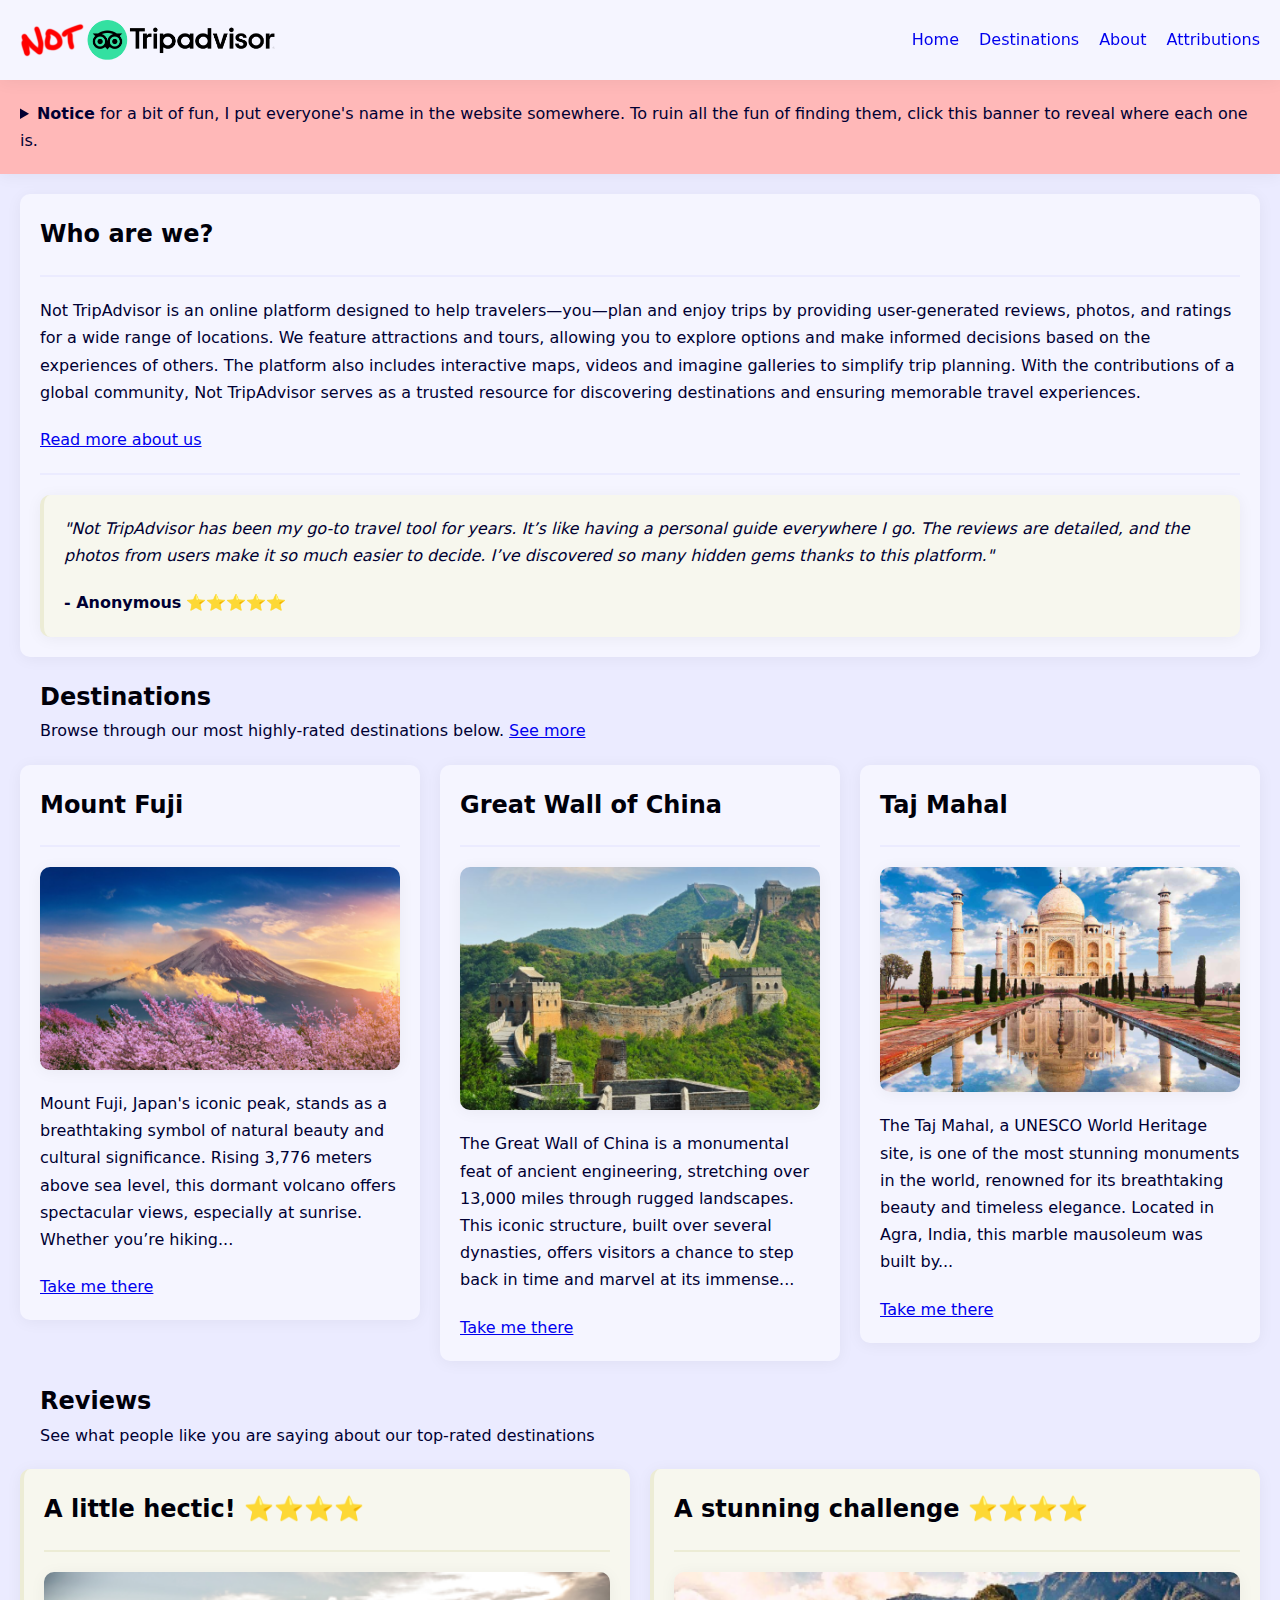
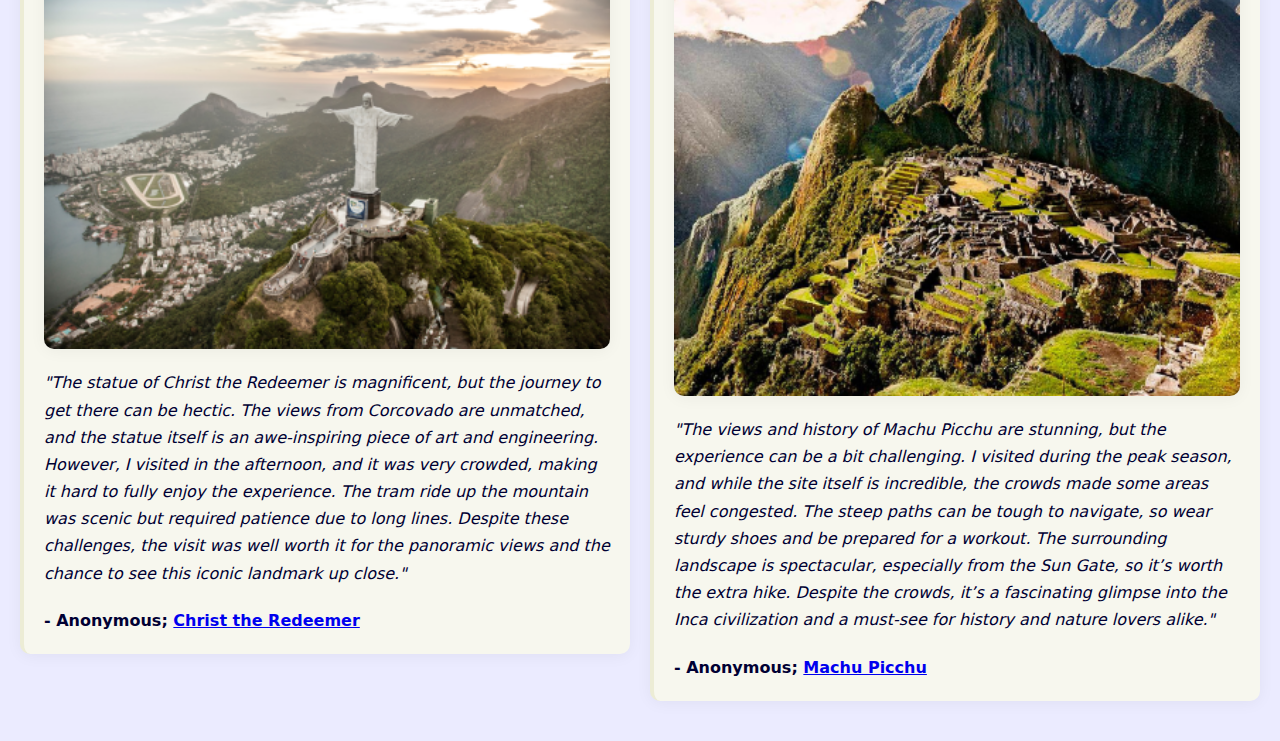
<file: index.html>
<!DOCTYPE html>
<html lang="en">
    <head>
        <meta charset="UTF-8">
        <meta name="viewport" content="width=device-width, initial-scale=1.0">
        <link rel="stylesheet" href="style.css">
        <title>Not Tripadvisor</title>
    </head>

    <body>
        <header>
            <div class="container flex ai-c jc-sb">
                <a href="index.html">
                    <img src="images/logo.png" alt="'not tripadvisor' logo">
                </a>

                <nav>
                    <ol class="flex">
                        <li> <a href="index.html">Home</a> </li>
                        <li> <a href="destinations.html">Destinations</a> </li>
                        <li> <a href="about.html">About</a> </li>
                        <li> <a href="attributions.html">Attributions</a> </li>
                    </ol>
                </nav>
            </div>
        </header>

        <aside>
            <details>
                <summary class="container"> <b>Notice</b> for a bit of fun, I put everyone's name in the website somewhere. To ruin all the fun of finding them, click this banner to reveal where each one is.</summary>
                <section>
                    <div class="container">
                        <table>
                            <thead>
                                <tr>
                                    <th>Role</th>
                                    <th>Name</th>
                                    <th>Page</th>
                                </tr>
                            </thead>
    
                            <tbody>
                                <tr>
                                    <td>Staff</td>
                                    <td>Tom Hodgson</td>
                                    <td> <a href="great_wall_of_china.html#tom-hodgson">Great Wall of China</a> page</td>
                                </tr>

                                <tr>
                                    <td>Staff</td>
                                    <td>Calvin Syres</td>
                                    <td> <a href="taj_mahal.html#calvin-syres">Taj Mahal</a> page</td>
                                </tr>

                                <tr>
                                    <td>Staff</td>
                                    <td>Joshua Joyce</td>
                                    <td> <a href="about.html#joshua-joyce">About</a> page</td>
                                </tr>
                                
                                <tr>
                                    <td>Staff</td>
                                    <td>Debra Mortimer</td>
                                    <td> <a href="machu_picchu.html#debra-mortimer">Machu Picchu</a> page</td>
                                </tr>

                                <tr>
                                    <td>Staff</td>
                                    <td>Marianna Something-or-other</td>
                                    <td> <a href="mount_fuji.html#marianna">Mount Fuji</a> page</td>
                                </tr>

                                <tr>
                                    <td>Staff</td>
                                    <td>Diana Redhead</td>
                                    <td> <a href="christ_the_redeemer.html#diana-redhead">Christ the Redeemer</a> page</td>
                                </tr>

                                <tr>
                                    <td>Student</td>
                                    <td>Ashley Moore</td>
                                    <td> <a href="mount_fuji.html#ashley-moore">Mount Fuji</a> page</td>
                                </tr>

                                <tr>
                                    <td>Student</td>
                                    <td>Thomas Rose</td>
                                    <td> <a href="mount_fuji.html#thomas-rose">Mount Fuji</a> page</td>
                                </tr>

                                <tr>
                                    <td>Student</td>
                                    <td>Ryan Baker</td>
                                    <td> <a href="great_wall_of_china.html#ryan-baker">Great Wall of China</a> page </td>
                                </tr>

                                <tr>
                                    <td>Student</td>
                                    <td>Khaled Rajab</td>
                                    <td> <a href="great_wall_of_china.html#khaled-rajab">Great Wall of China</a> page </td>
                                </tr>

                                <tr>
                                    <td>Student</td>
                                    <td>Euan Drakeley</td>
                                    <td> <a href="great_wall_of_china.html#euan-drakeley">Great Wall of China</a> page </td>
                                </tr>

                                <tr>
                                    <td>Student</td>
                                    <td>Keiran Winn</td>
                                    <td> <a href="taj_mahal.html#keiran-winn">Taj Mahal</a> page</td>
                                </tr>

                                <tr>
                                    <td>Student</td>
                                    <td>Brayden Kirk</td>
                                    <td> <a href="taj_mahal.html#brayden-kirk">Taj Mahal</a> page</td>
                                </tr>

                                <tr>
                                    <td>Student</td>
                                    <td>Charlotte Stoker</td>
                                    <td> <a href="machu_picchu.html#charlotte-stoker">Machu Picchu</a> page</td>
                                </tr>

                                <tr>
                                    <td>Student</td>
                                    <td>Bailey Snowden</td>
                                    <td> <a href="machu_picchu.html#bailey-snowden">Machu Picchu</a> page</td>
                                </tr>

                                <tr>
                                    <td>Student</td>
                                    <td>Leon Johnson</td>
                                    <td> <a href="christ_the_redeemer.html#leon-johnson">Christ the Redeemer</a> page</td>
                                </tr>

                                <tr>
                                    <td>Student</td>
                                    <td>Zander Price</td>
                                    <td> <a href="christ_the_redeemer.html#zander-price">Christ the Redeemer</a> page</td>
                                </tr>

                                <tr>
                                    <td>Student</td>
                                    <td>Jason Raspin-Smith</td>
                                    <td> <a href="christ_the_redeemer.html#jason-raspin--smith">Christ the Redeemer</a> page</td>
                                </tr>

                                <tr>
                                    <td>Student</td>
                                    <td>Riley Bonell</td>
                                    <td> <a href="about.html#riley-bonnell">About</a> page</td>
                                </tr>

                                <tr>
                                    <td>Student</td>
                                    <td>Jake Williamson</td>
                                    <td> <a href="about.html#jake-williamson">About</a> page</td>
                                </tr>
                            </tbody>
                        </table> 
                    </div>
                </section>
            </details>
        </aside>

        <main class="container mt-20">
            <section class="card mt-20">
                <h2>Who are we?</h2>
                <hr>
                <p>Not TripAdvisor is an online platform designed to help travelers—you—plan and enjoy trips by providing user-generated reviews, photos, and ratings for a wide range of locations. We feature attractions and tours, allowing you to explore options and make informed decisions based on the experiences of others. The platform also includes interactive maps, videos and imagine galleries to simplify trip planning. With the contributions of a global community, Not TripAdvisor serves as a trusted resource for discovering destinations and ensuring memorable travel experiences.</p>
                <a href="about.html">Read more about us</a>
                <hr>

                <section class="card testimonial mt-20">
                    <blockquote class="mt-20">
                        <p> <i>"Not TripAdvisor has been my go-to travel tool for years. It’s like having a personal guide everywhere I go. The reviews are detailed, and the photos from users make it so much easier to decide. I’ve discovered so many hidden gems thanks to this platform."</i> </p>
                        <p> <b>- Anonymous</b> ⭐⭐⭐⭐⭐</p>
                    </blockquote>
                </section>
            </section>

            <section class="mt-20">
                <section class="title">
                    <h2>Destinations</h2>
                    <p>Browse through our most highly-rated destinations below. <a href="destinations.html">See more</a></p>
                </section>

                <section class="flex hover-effect">
                    <section class="card mt-20">
                        <h2>Mount Fuji</h2>
                        <hr>
                        <img src="images/asia/mount_fuji/1.png" alt="Mount Fuji">
                        <p>Mount Fuji, Japan's iconic peak, stands as a breathtaking symbol of natural beauty and cultural significance. Rising 3,776 meters above sea level, this dormant volcano offers spectacular views, especially at sunrise. Whether you’re hiking...</p>
                        <a href="mount_fuji.html">Take me there</a>
                    </section>

                    <section class="card mt-20">
                        <h2>Great Wall of China</h2>
                        <hr>
                        <img src="images/asia/great_wall_of_china/2.png" alt="Great Wall of China">
                        <p>The Great Wall of China is a monumental feat of ancient engineering, stretching over 13,000 miles through rugged landscapes. This iconic structure, built over several dynasties, offers visitors a chance to step back in time and marvel at its immense...</p>
                        <a href="great_wall_of_china.html">Take me there</a>
                    </section>

                    <section class="card mt-20">
                        <h2>Taj Mahal</h2>
                        <hr>
                        <img src="images/asia/taj_mahal/1.png" alt="Taj Mahal">
                        <p>The Taj Mahal, a UNESCO World Heritage site, is one of the most stunning monuments in the world, renowned for its breathtaking beauty and timeless elegance. Located in Agra, India, this marble mausoleum was built by...</p>
                        <a href="taj_mahal.html">Take me there</a>
                    </section>
                </section>
            </section>

            <section class="mt-20">
                <section class="title">
                    <h2>Reviews</h2>
                    <p>See what people like you are saying about our top-rated destinations</p>
                </section>

                <section class="flex">
                    <section class="card testimonial mt-20">
                        <h2>A little hectic! ⭐️⭐️⭐️⭐️</h2>
                        <hr>
                        <img src="images/america/christ_the_redeemer/3.png" alt="Christ the Redeemer">
                        <blockquote class="mt-20">
                            <p> <i>"The statue of Christ the Redeemer is magnificent, but the journey to get there can be hectic. The views from Corcovado are unmatched, and the statue itself is an awe-inspiring piece of art and engineering. However, I visited in the afternoon, and it was very crowded, making it hard to fully enjoy the experience. The tram ride up the mountain was scenic but required patience due to long lines. Despite these challenges, the visit was well worth it for the panoramic views and the chance to see this iconic landmark up close."</i> </p>
                            <p> <b>- Anonymous; <a href="christ_the_redeemer.html">Christ the Redeemer</a> </b> </p>
                        </blockquote>
                    </section>

                    <section class="card testimonial mt-20">
                        <h2>A stunning challenge ⭐️⭐️⭐️⭐️</h2>
                        <hr>
                        <img src="images/america/machu_picchu/2.png" alt="Machu Picchu">
                        <blockquote class="mt-20">
                            <p> <i>"The views and history of Machu Picchu are stunning, but the experience can be a bit challenging. I visited during the peak season, and while the site itself is incredible, the crowds made some areas feel congested. The steep paths can be tough to navigate, so wear sturdy shoes and be prepared for a workout. The surrounding landscape is spectacular, especially from the Sun Gate, so it’s worth the extra hike. Despite the crowds, it’s a fascinating glimpse into the Inca civilization and a must-see for history and nature lovers alike."</i> </p>
                            <p> <b>- Anonymous; <a href="machu_picchu.html">Machu Picchu</a> </b> </p>
                        </blockquote>
                    </section>

                </section>

            </section>
        </main>

    </body>
</html>
</file>
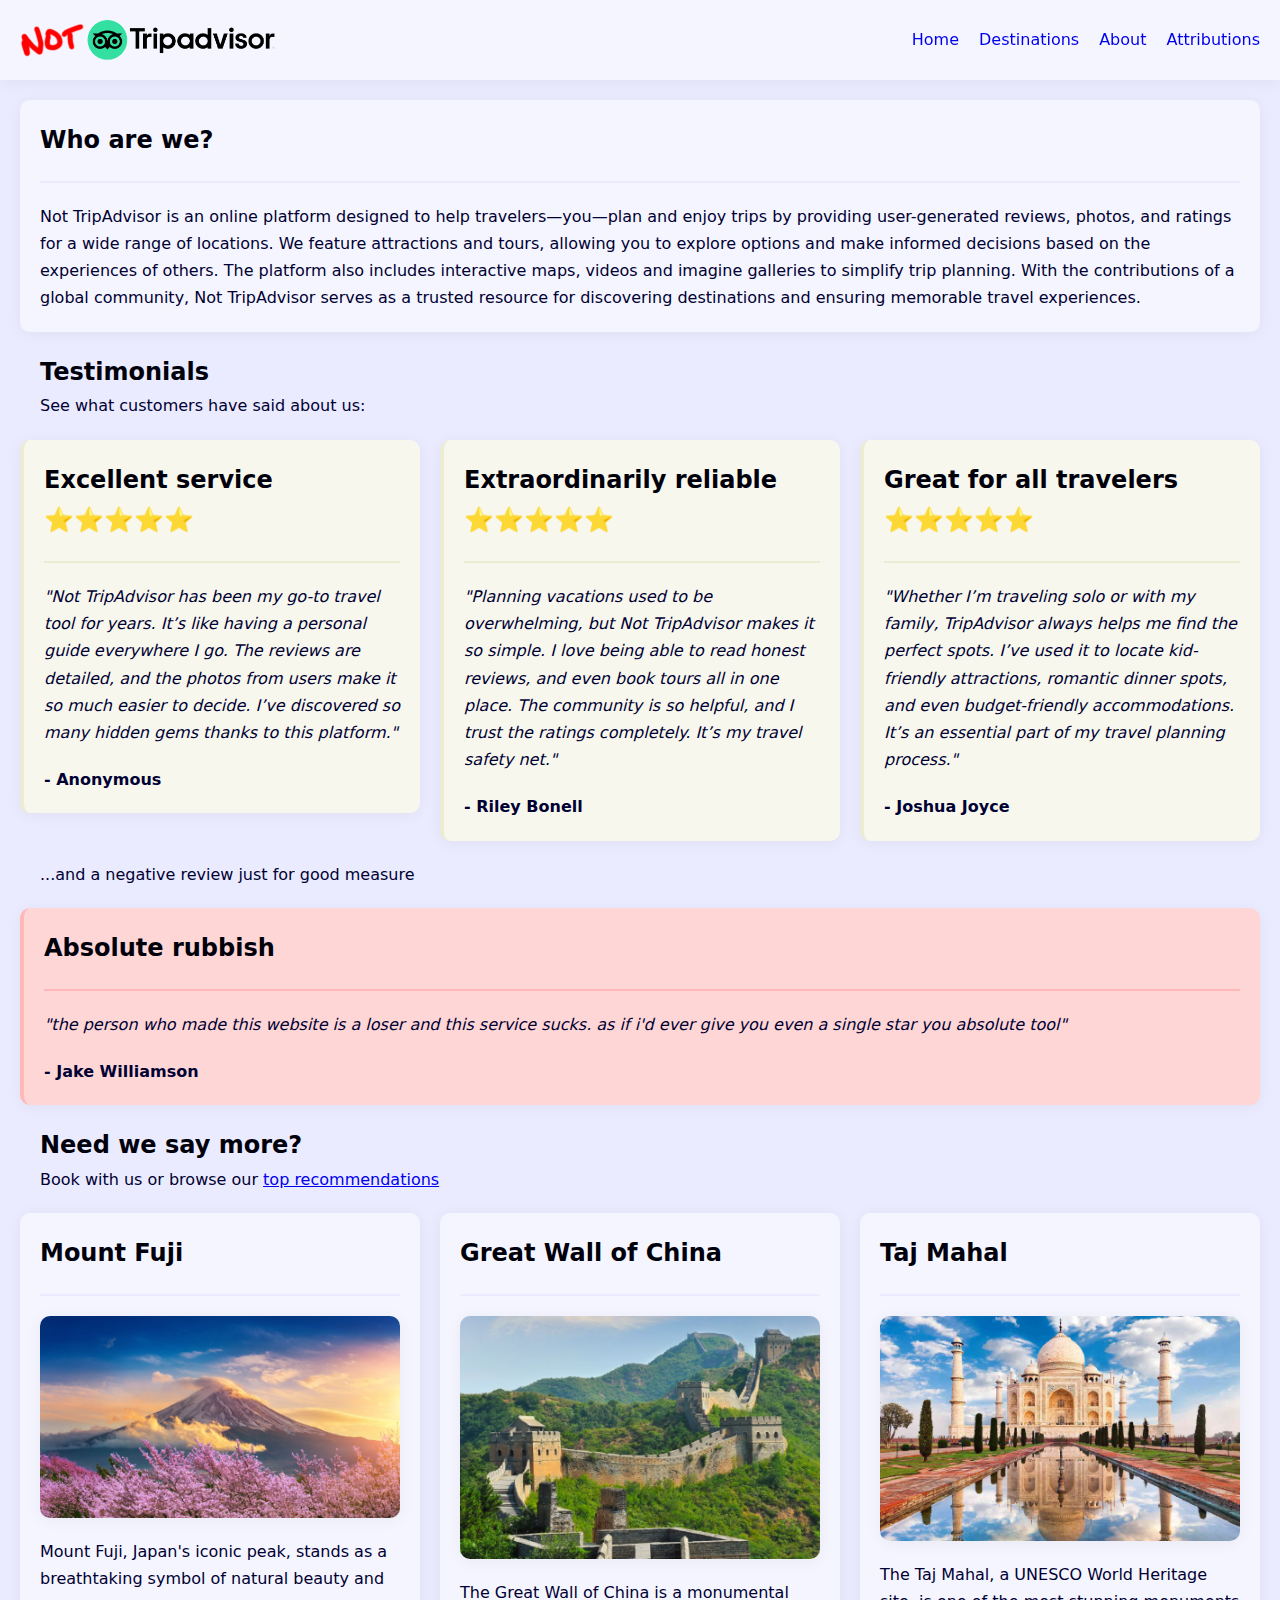
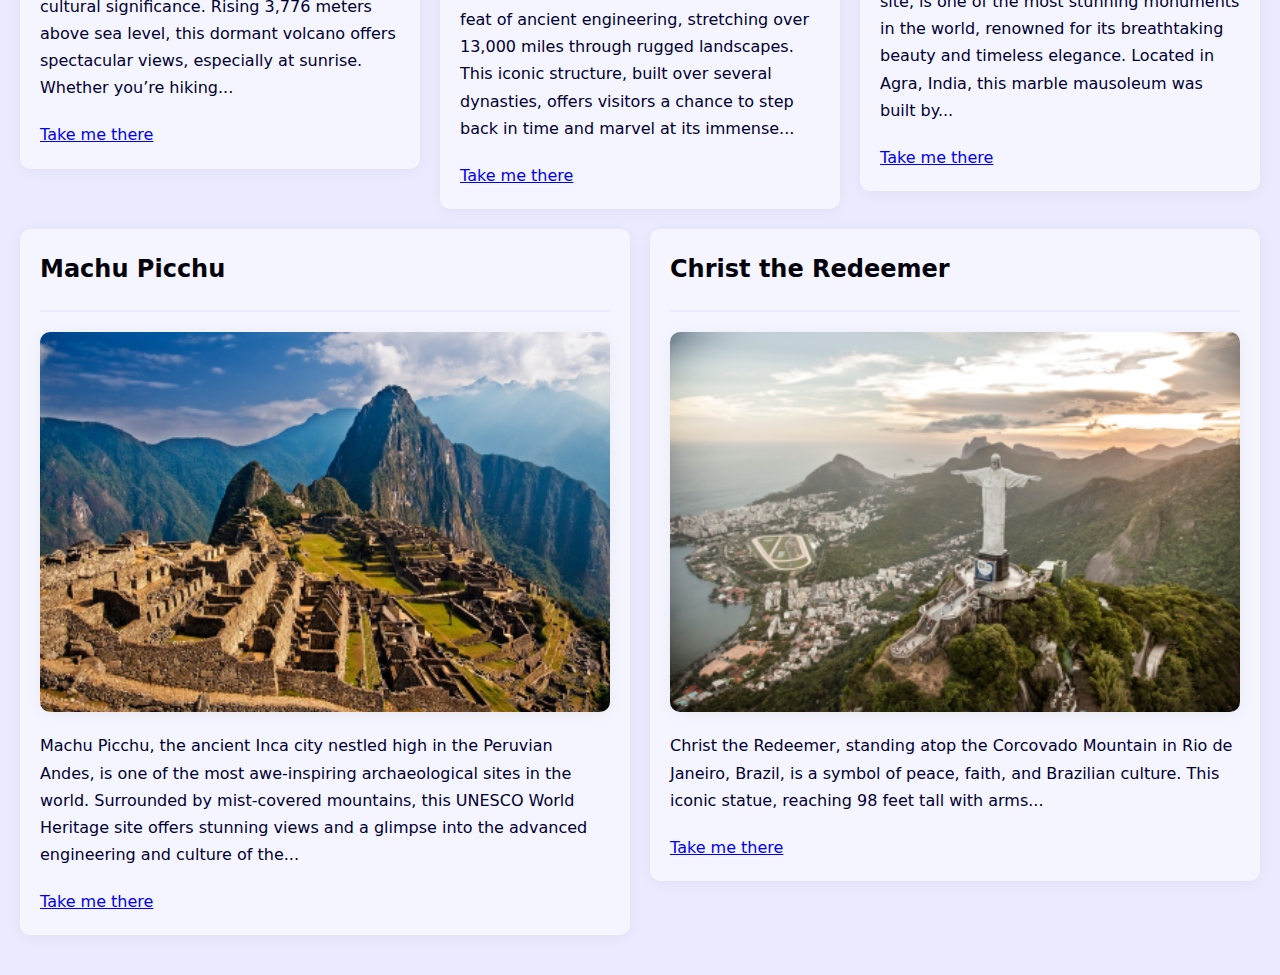
<file: about.html>
<!DOCTYPE html>
<html lang="en">
    <head>
        <meta charset="UTF-8">
        <meta name="viewport" content="width=device-width, initial-scale=1.0">
        <link rel="stylesheet" href="style.css">
        <title>About</title>
    </head>

    <body>
        <header>
            <div class="container flex ai-c jc-sb">
                <a href="index.html">
                    <img src="images/logo.png" alt="'Not Tripadvisor' logo">
                </a>

                <nav>
                    <ol class="flex">
                        <li> <a href="index.html">Home</a> </li>
                        <li> <a href="destinations.html">Destinations</a> </li>
                        <li> <a href="about.html">About</a> </li>
                        <li> <a href="attributions.html">Attributions</a> </li>
                    </ol>
                </nav>
            </div>
        </header>

        <main class="container mt-20">
            <section class="card mt-20">
                <h2>Who are we?</h2>
                <hr>
                <p>Not TripAdvisor is an online platform designed to help travelers—you—plan and enjoy trips by providing user-generated reviews, photos, and ratings for a wide range of locations. We feature attractions and tours, allowing you to explore options and make informed decisions based on the experiences of others. The platform also includes interactive maps, videos and imagine galleries to simplify trip planning. With the contributions of a global community, Not TripAdvisor serves as a trusted resource for discovering destinations and ensuring memorable travel experiences.</p>
            </section>

            <section class="mt-20">
                <section class="title">
                    <h2>Testimonials</h2>
                    <p>See what customers have said about us:</p>
                </section>

                <section class="flex">
                    <section class="card testimonial mt-20">
                        <h2>Excellent service ⭐⭐⭐⭐⭐</h2>
                        <hr>
                        <blockquote class="mt-20">
                            <p> <i>"Not TripAdvisor has been my go-to travel tool for years. It’s like having a personal guide everywhere I go. The reviews are detailed, and the photos from users make it so much easier to decide. I’ve discovered so many hidden gems thanks to this platform."</i> </p>
                            <p> <b>- Anonymous</b> </p>
                        </blockquote>
                    </section>

                    <section class="card testimonial mt-20" id="riley-bonnell">
                        <h2>Extraordinarily reliable ⭐⭐⭐⭐⭐</h2>
                        <hr>
                        <blockquote class="mt-20">
                            <p> <i>"Planning vacations used to be overwhelming, but Not TripAdvisor makes it so simple. I love being able to read honest reviews, and even book tours all in one place. The community is so helpful, and I trust the ratings completely. It’s my travel safety net."</i> </p>
                            <p> <b>- Riley Bonell</b> </p>
                        </blockquote>
                    </section>

                    <section class="card testimonial mt-20" id="joshua-joyce">
                        <h2>Great for all travelers ⭐⭐⭐⭐⭐</h2>
                        <hr>
                        <blockquote class="mt-20">
                            <p> <i>"Whether I’m traveling solo or with my family, TripAdvisor always helps me find the perfect spots. I’ve used it to locate kid-friendly attractions, romantic dinner spots, and even budget-friendly accommodations. It’s an essential part of my travel planning process."</i> </p>
                            <p> <b>- Joshua Joyce</b> </p>
                        </blockquote>
                    </section>
                </section>

                <section class="title">
                    <p>...and a negative review just for good measure</p>
                </section>

                <section class="card negative testimonial mt-20" id="jake-williamson">
                    <h2>Absolute rubbish</h2>
                    <hr>
                    <blockquote class="mt-20">
                        <p> <i>"the person who made this website is a loser and this service sucks. as if i'd ever give you even a single star you absolute tool"</i></p>
                        <p> <b>- Jake Williamson</b> </p>
                    </blockquote>
                </section>
            </section>

            <section class="mt-20">
                <section class="title">
                    <h2>Need we say more?</h2>
                    <p>Book with us or browse our <a href="destinations.html">top recommendations</a></p>
                </section>

                <section class="flex">
                    <section class="card mt-20">
                        <h2>Mount Fuji</h2>
                        <hr>
                        <img src="images/asia/mount_fuji/1.png" alt="Mount Fuji">
                        <p>Mount Fuji, Japan's iconic peak, stands as a breathtaking symbol of natural beauty and cultural significance. Rising 3,776 meters above sea level, this dormant volcano offers spectacular views, especially at sunrise. Whether you’re hiking...</p>
                        <a href="mount_fuji.html">Take me there</a>
                    </section>

                    <section class="card mt-20">
                        <h2>Great Wall of China</h2>
                        <hr>
                        <img src="images/asia/great_wall_of_china/2.png" alt="Great Wall of China">
                        <p>The Great Wall of China is a monumental feat of ancient engineering, stretching over 13,000 miles through rugged landscapes. This iconic structure, built over several dynasties, offers visitors a chance to step back in time and marvel at its immense...</p>
                        <a href="great_wall_of_china.html">Take me there</a>
                    </section>

                    <section class="card mt-20">
                        <h2>Taj Mahal</h2>
                        <hr>
                        <img src="images/asia/taj_mahal/1.png" alt="Taj Mahal">
                        <p>The Taj Mahal, a UNESCO World Heritage site, is one of the most stunning monuments in the world, renowned for its breathtaking beauty and timeless elegance. Located in Agra, India, this marble mausoleum was built by...</p>
                        <a href="taj_mahal.html">Take me there</a>
                    </section>

                    <section class="card mt-20">
                        <h2>Machu Picchu</h2>
                        <hr>
                        <img src="images/america/machu_picchu/1.png" alt="Machu Picchu">
                        <p>Machu Picchu, the ancient Inca city nestled high in the Peruvian Andes, is one of the most awe-inspiring archaeological sites in the world. Surrounded by mist-covered mountains, this UNESCO World Heritage site offers stunning views and a glimpse into the advanced engineering and culture of the...</p>
                        <a href="machu_picchu.html">Take me there</a>
                    </section>

                    <section class="card mt-20">
                        <h2>Christ the Redeemer</h2>
                        <hr>
                        <img src="images/america/christ_the_redeemer/3.png" alt="Christ the Redeemer">
                        <p>Christ the Redeemer, standing atop the Corcovado Mountain in Rio de Janeiro, Brazil, is a symbol of peace, faith, and Brazilian culture. This iconic statue, reaching 98 feet tall with arms...</p>
                        <a href="christ_the_redeemer.html">Take me there</a>
                    </section>
                </section>
            </section>

        </main>
        
    </body>
</html>
</file>
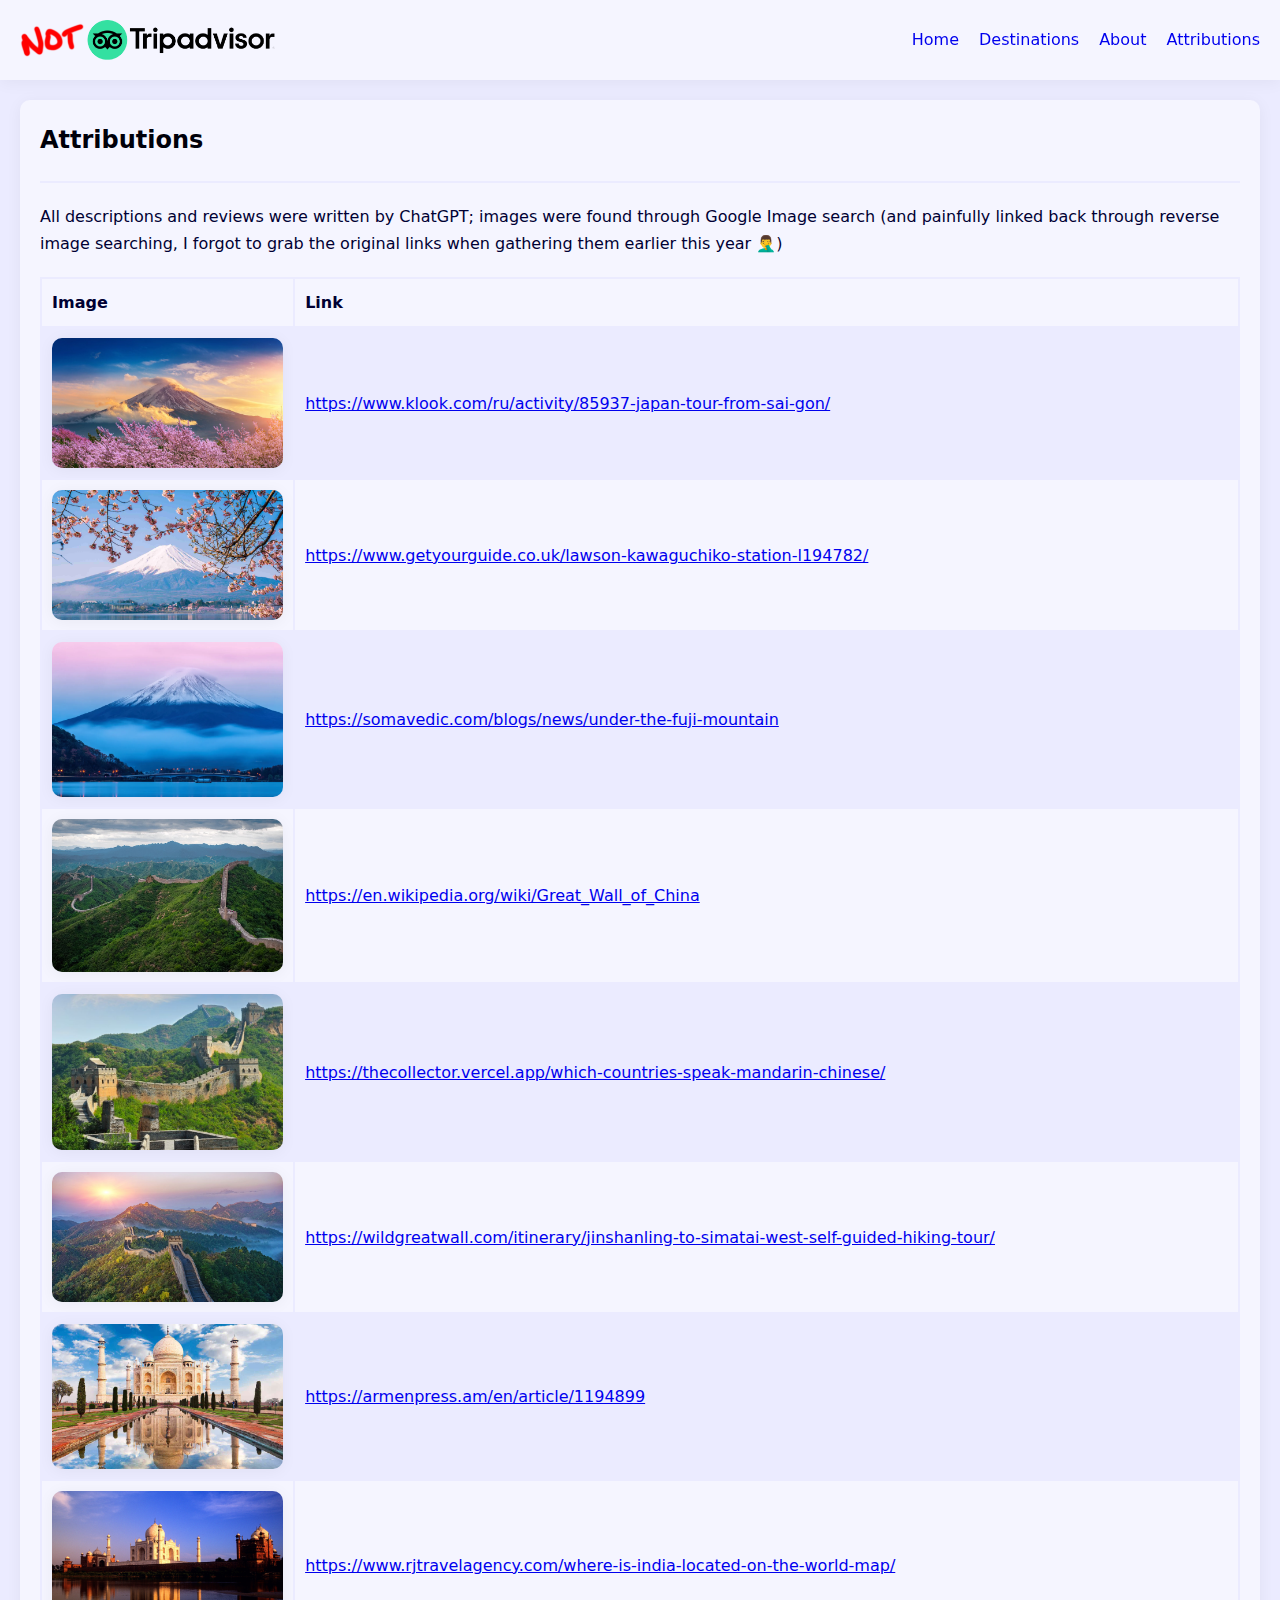
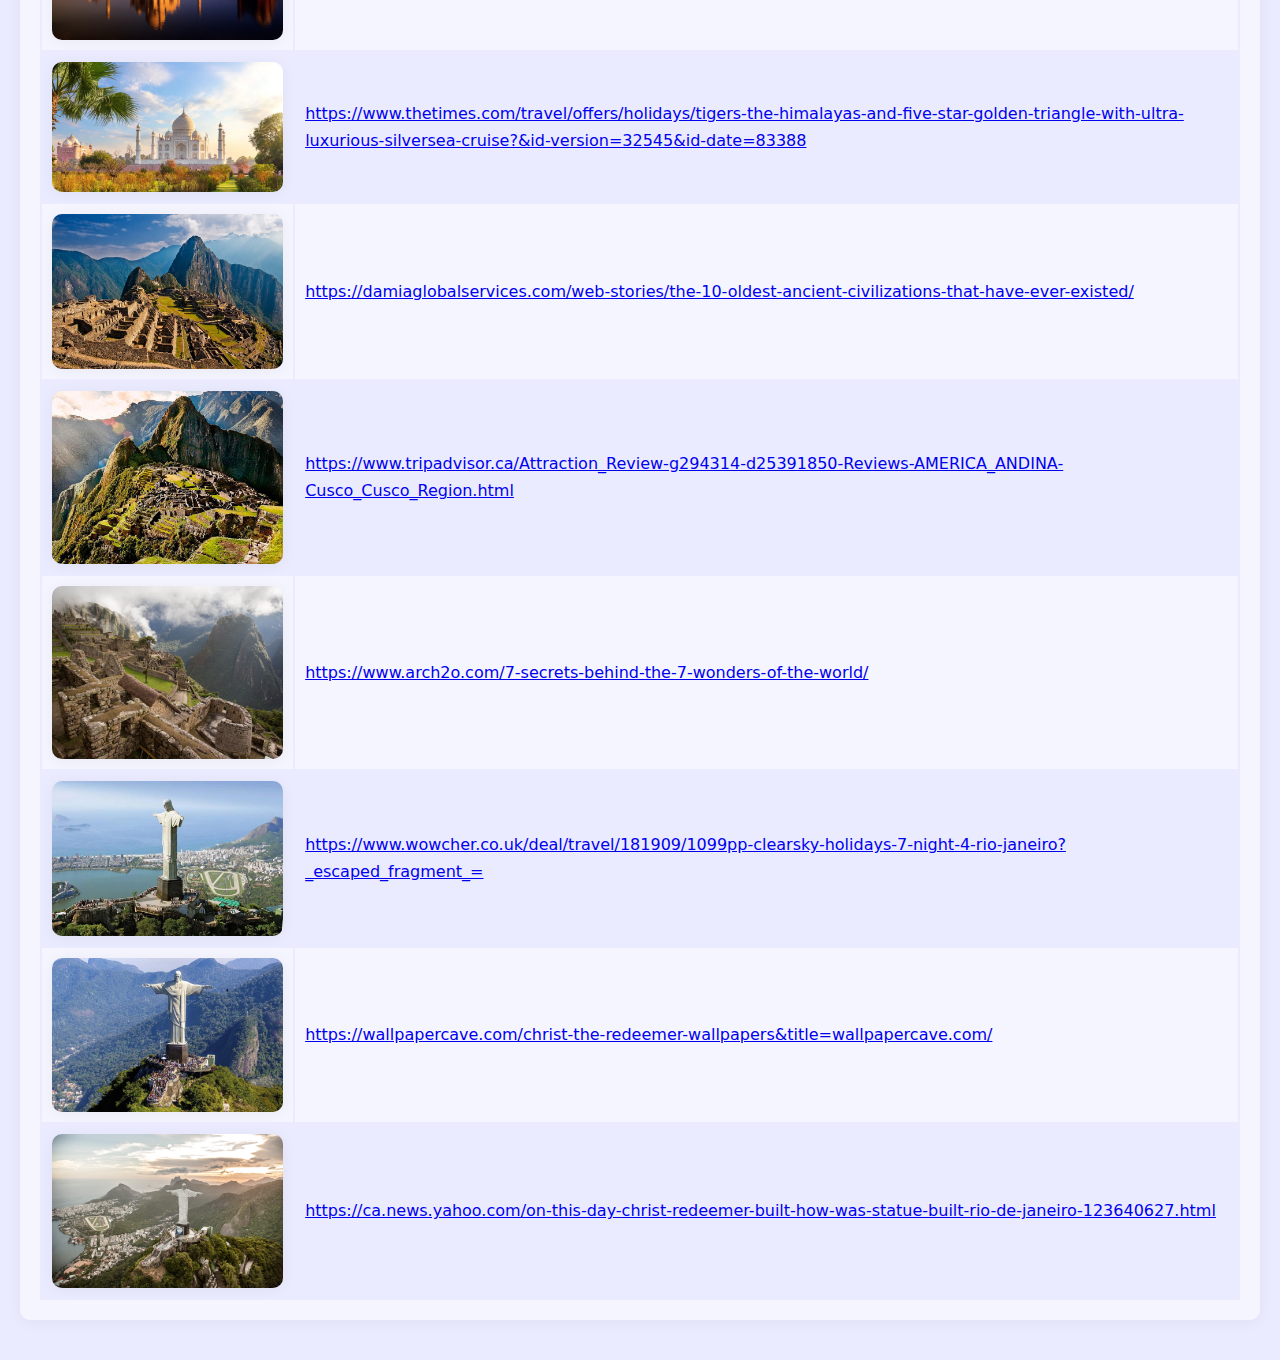
<file: attributions.html>
<!DOCTYPE html>
<html lang="en">
    <head>
        <meta charset="UTF-8">
        <meta name="viewport" content="width=device-width, initial-scale=1.0">
        <link rel="stylesheet" href="style.css">
        <title>Attributions</title>
    </head>

    <body>
        <header>
            <div class="container flex ai-c jc-sb">
                <a href="index.html">
                    <img src="images/logo.png" alt="'not tripadvisor' logo">
                </a>

                <nav>
                    <ol class="flex">
                        <li> <a href="index.html">Home</a> </li>
                        <li> <a href="destinations.html">Destinations</a> </li>
                        <li> <a href="about.html">About</a> </li>
                        <li> <a href="attributions.html">Attributions</a> </li>
                    </ol>
                </nav>
            </div>
        </header>

        <main class="container mt-20">
            <section class="card mt-20">
                <h2>Attributions</h2>
                <hr>
                <p>All descriptions and reviews were written by ChatGPT; images were found through Google Image search (and painfully linked back through reverse image searching, I forgot to grab the original links when gathering them earlier this year 🤦‍♂️)</p>

                <table>
                    <thead>
                        <tr>
                            <th>Image</th>
                            <th>Link</th>
                        </tr>
                    </thead>

                    <tbody>
                        <tr>
                            <td> <img src="images/asia/mount_fuji/1.png" alt="Mount Fuji"> </td>
                            <td> <a href="https://www.klook.com/ru/activity/85937-japan-tour-from-sai-gon/" target="_blank">https://www.klook.com/ru/activity/85937-japan-tour-from-sai-gon/</a> </td>
                        </tr>
                        
                        <tr>
                            <td> <img src="images/asia/mount_fuji/2.png" alt="Mount Fuji"> </td>
                            <td> <a href="https://www.getyourguide.co.uk/lawson-kawaguchiko-station-l194782/" target="_blank">https://www.getyourguide.co.uk/lawson-kawaguchiko-station-l194782/</a> </td>
                        </tr>
                        
                        <tr>
                            <td> <img src="images/asia/mount_fuji/3.png" alt="Mount Fuji"> </td>
                            <td> <a href="https://somavedic.com/blogs/news/under-the-fuji-mountain" target="_blank">https://somavedic.com/blogs/news/under-the-fuji-mountain</a> </td>
                        </tr>

                        <tr>
                            <td> <img src="images/asia/great_wall_of_china/1.png" alt="Great Wall of China"> </td>
                            <td> <a href="https://en.wikipedia.org/wiki/Great_Wall_of_China" target="_blank">https://en.wikipedia.org/wiki/Great_Wall_of_China</a> </td>
                        </tr>
                        
                        <tr>
                            <td> <img src="images/asia/great_wall_of_china/2.png" alt="Great Wall of China"> </td>
                            <td> <a href="https://thecollector.vercel.app/which-countries-speak-mandarin-chinese/" target="_blank">https://thecollector.vercel.app/which-countries-speak-mandarin-chinese/</a> </td>
                        </tr>
                        
                        <tr>
                            <td> <img src="images/asia/great_wall_of_china/3.png" alt="Great Wall of China"> </td>
                            <td> <a href="https://wildgreatwall.com/itinerary/jinshanling-to-simatai-west-self-guided-hiking-tour/" target="_blank">https://wildgreatwall.com/itinerary/jinshanling-to-simatai-west-self-guided-hiking-tour/</a> </td>
                        </tr>

                        <tr>
                            <td> <img src="images/asia/taj_mahal/1.png" alt="Taj Mahal"> </td>
                            <td> <a href="https://armenpress.am/en/article/1194899" target="_blank">https://armenpress.am/en/article/1194899</a> </td>
                        </tr>
                        
                        <tr>
                            <td> <img src="images/asia/taj_mahal/2.png" alt="Taj Mahal"> </td>
                            <td> <a href="https://www.rjtravelagency.com/where-is-india-located-on-the-world-map/" target="_blank">https://www.rjtravelagency.com/where-is-india-located-on-the-world-map/</a> </td>
                        </tr>
                        
                        <tr>
                            <td> <img src="images/asia/taj_mahal/3.png" alt="Taj Mahal"> </td>
                            <td> <a href="https://www.thetimes.com/travel/offers/holidays/tigers-the-himalayas-and-five-star-golden-triangle-with-ultra-luxurious-silversea-cruise?&id-version=32545&id-date=83388" target="_blank">https://www.thetimes.com/travel/offers/holidays/tigers-the-himalayas-and-five-star-golden-triangle-with-ultra-luxurious-silversea-cruise?&id-version=32545&id-date=83388</a> </td>
                        </tr>
                        
                        <tr>
                            <td> <img src="images/america/machu_picchu/1.png" alt="Machu Picchu"> </td>
                            <td> <a href="https://damiaglobalservices.com/web-stories/the-10-oldest-ancient-civilizations-that-have-ever-existed/" target="_blank">https://damiaglobalservices.com/web-stories/the-10-oldest-ancient-civilizations-that-have-ever-existed/</a> </td>
                        </tr>

                        <tr>
                            <td> <img src="images/america/machu_picchu/2.png" alt="Machu Picchu"> </td>
                            <td> <a href="https://www.tripadvisor.ca/Attraction_Review-g294314-d25391850-Reviews-AMERICA_ANDINA-Cusco_Cusco_Region.html" target="_blank">https://www.tripadvisor.ca/Attraction_Review-g294314-d25391850-Reviews-AMERICA_ANDINA-Cusco_Cusco_Region.html</a> </td>
                        </tr>

                        <tr>
                            <td> <img src="images/america/machu_picchu/3.png" alt="Machu Picchu"> </td>
                            <td> <a href="https://www.arch2o.com/7-secrets-behind-the-7-wonders-of-the-world/" target="_blank">https://www.arch2o.com/7-secrets-behind-the-7-wonders-of-the-world/</a> </td>
                        </tr>

                        <tr>
                            <td> <img src="images/america/christ_the_redeemer/1.png" alt="Christ the Redeemer"> </td>
                            <td> <a href="https://www.wowcher.co.uk/deal/travel/181909/1099pp-clearsky-holidays-7-night-4-rio-janeiro?_escaped_fragment_=" target="_blank">https://www.wowcher.co.uk/deal/travel/181909/1099pp-clearsky-holidays-7-night-4-rio-janeiro?_escaped_fragment_=</a> </td>
                        </tr>

                        <tr>
                            <td> <img src="images/america/christ_the_redeemer/2.png" alt="Christ the Redeemer"> </td>
                            <td> <a href="https://wallpapercave.com/christ-the-redeemer-wallpapers&title=wallpapercave.com/" target="_blank">https://wallpapercave.com/christ-the-redeemer-wallpapers&title=wallpapercave.com/</a> </td>
                        </tr>

                        <tr>
                            <td> <img src="images/america/christ_the_redeemer/3.png" alt="Christ the Redeemer"> </td>
                            <td> <a href="https://ca.news.yahoo.com/on-this-day-christ-redeemer-built-how-was-statue-built-rio-de-janeiro-123640627.html" target="_blank">https://ca.news.yahoo.com/on-this-day-christ-redeemer-built-how-was-statue-built-rio-de-janeiro-123640627.html</a> </td>
                        </tr>
                    </tbody>
                </table> 
            </section>
        </main>
    </body>
</html>
</file>
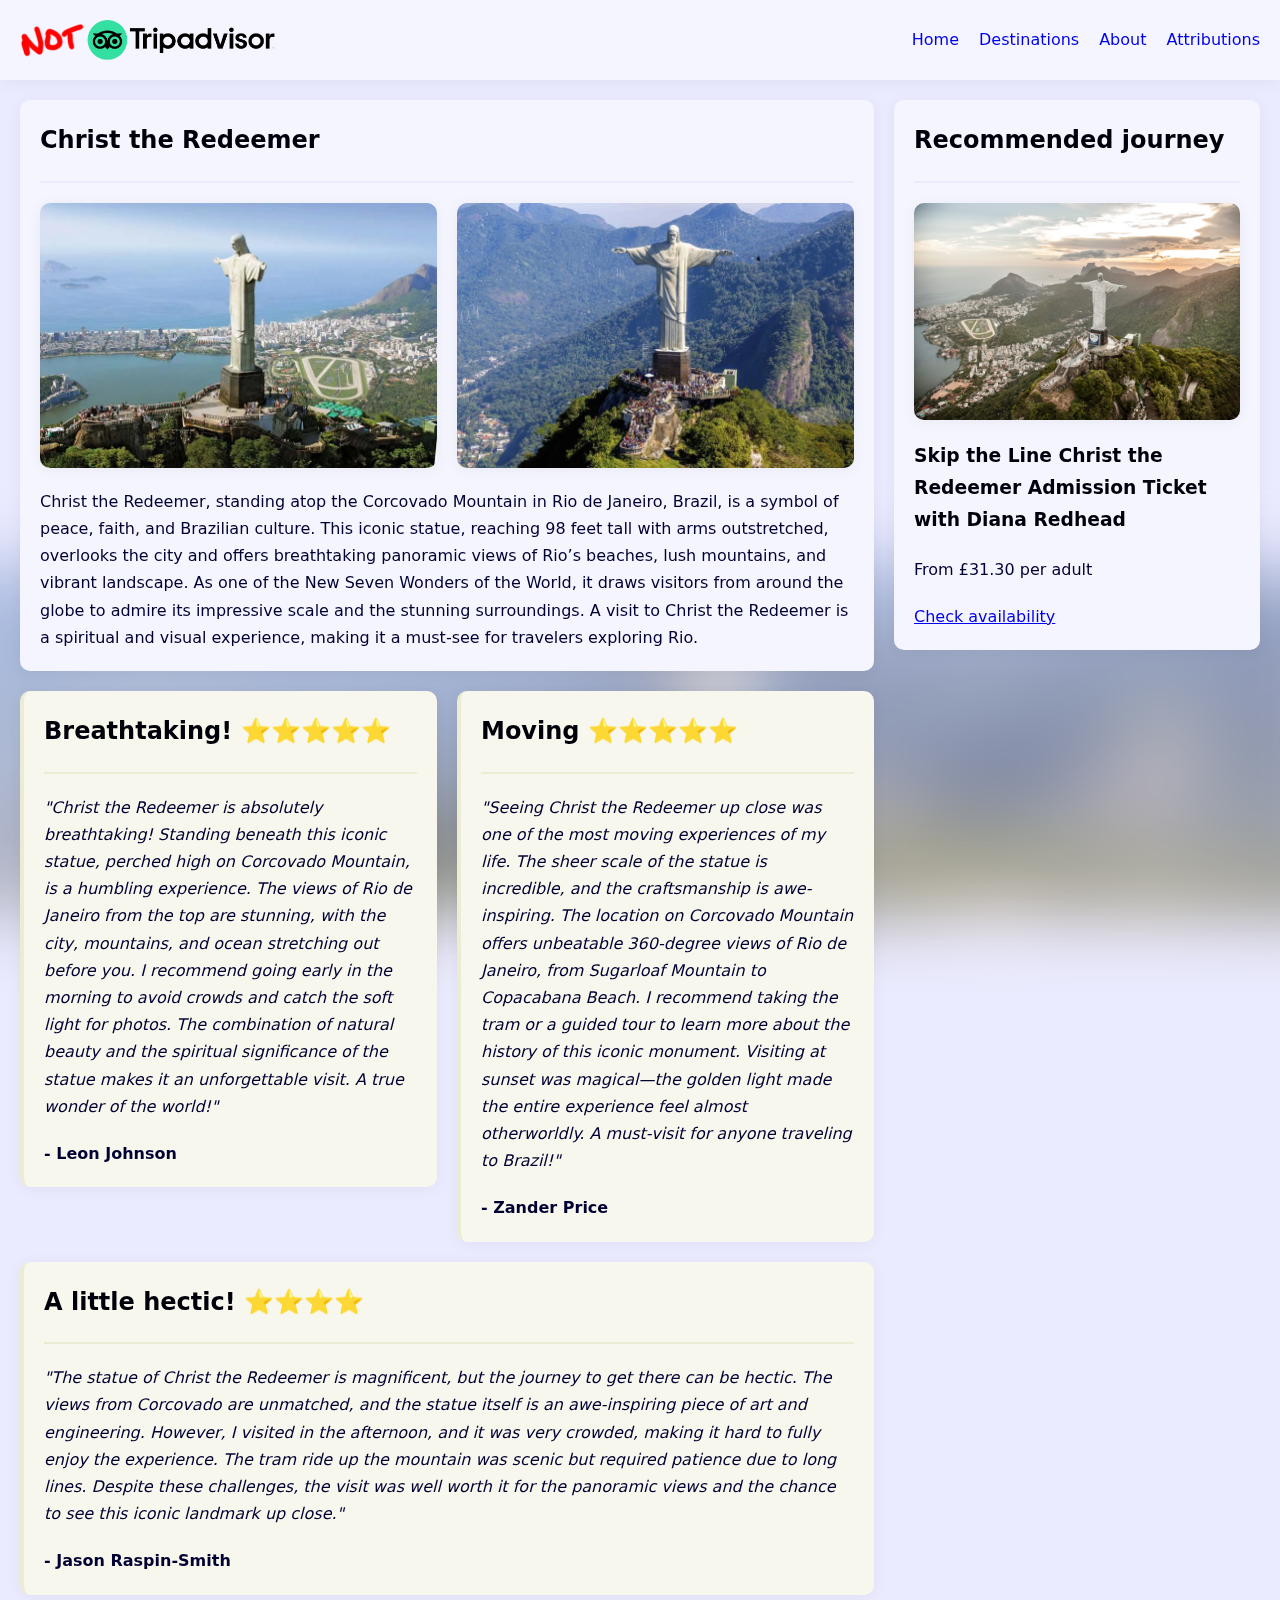
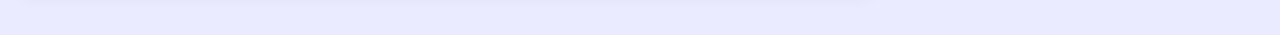
<file: christ_the_redeemer.html>
<!DOCTYPE html>
<html lang="en">
    <head>
        <meta charset="UTF-8">
        <meta name="viewport" content="width=device-width, initial-scale=1.0">
        <link rel="stylesheet" href="style.css">
        <title>Christ the Redeemer</title>
    </head>

    <body>
        <header>
            <div class="container flex ai-c jc-sb">
                <a href="index.html">
                    <img src="images/logo.png" alt="'not tripadvisor' logo">
                </a>

                <nav>
                    <ol class="flex">
                        <li> <a href="index.html">Home</a> </li>
                        <li> <a href="destinations.html">Destinations</a> </li>
                        <li> <a href="about.html">About</a> </li>
                        <li> <a href="attributions.html">Attributions</a> </li>
                    </ol>
                </nav>
            </div>
        </header>
        
        <main>
            <img src="images/america/christ_the_redeemer/2.png" alt="" class="image-background">

            <div class="container">
                <div class="grid">
                    <section class="grid-left mt-20">
                        <section class="card mt-20">
                            <h2>Christ the Redeemer</h2>
                            <hr>
                            <section class="flex hover-effect">
                                <img src="images/america/christ_the_redeemer/1.png" alt="Christ the Redeemer">
                                <img src="images/america/christ_the_redeemer/2.png" alt="Christ the Redeemer">
                            </section>
                            <p>Christ the Redeemer, standing atop the Corcovado Mountain in Rio de Janeiro, Brazil, is a symbol of peace, faith, and Brazilian culture. This iconic statue, reaching 98 feet tall with arms outstretched, overlooks the city and offers breathtaking panoramic views of Rio’s beaches, lush mountains, and vibrant landscape. As one of the New Seven Wonders of the World, it draws visitors from around the globe to admire its impressive scale and the stunning surroundings. A visit to Christ the Redeemer is a spiritual and visual experience, making it a must-see for travelers exploring Rio.</p>
                        </section>
        
                        <section class="flex">
                            <section class="card testimonial mt-20" id="leon-johnson">
                                <h2>Breathtaking! ⭐️⭐️⭐️⭐️⭐️</h2>
                                <hr>
                                <blockquote class="mt-20">
                                    <p> <i>"Christ the Redeemer is absolutely breathtaking! Standing beneath this iconic statue, perched high on Corcovado Mountain, is a humbling experience. The views of Rio de Janeiro from the top are stunning, with the city, mountains, and ocean stretching out before you. I recommend going early in the morning to avoid crowds and catch the soft light for photos. The combination of natural beauty and the spiritual significance of the statue makes it an unforgettable visit. A true wonder of the world!"</i> </p>
                                    <p> <b>- Leon Johnson</b> </p>
                                </blockquote>
                            </section>

                            <section class="card testimonial mt-20" id="zander-price">
                                <h2>Moving ⭐️⭐️⭐️⭐️⭐️</h2>
                                <hr>
                                <blockquote class="mt-20">
                                    <p> <i>"Seeing Christ the Redeemer up close was one of the most moving experiences of my life. The sheer scale of the statue is incredible, and the craftsmanship is awe-inspiring. The location on Corcovado Mountain offers unbeatable 360-degree views of Rio de Janeiro, from Sugarloaf Mountain to Copacabana Beach. I recommend taking the tram or a guided tour to learn more about the history of this iconic monument. Visiting at sunset was magical—the golden light made the entire experience feel almost otherworldly. A must-visit for anyone traveling to Brazil!"</i> </p>
                                    <p> <b>- Zander Price</b> </p>
                                </blockquote>
                            </section>

                            <section class="card testimonial mt-20" id="jason-raspin--smith">
                                <h2>A little hectic! ⭐️⭐️⭐️⭐️</h2>
                                <hr>
                                <blockquote class="mt-20">
                                    <p> <i>"The statue of Christ the Redeemer is magnificent, but the journey to get there can be hectic. The views from Corcovado are unmatched, and the statue itself is an awe-inspiring piece of art and engineering. However, I visited in the afternoon, and it was very crowded, making it hard to fully enjoy the experience. The tram ride up the mountain was scenic but required patience due to long lines. Despite these challenges, the visit was well worth it for the panoramic views and the chance to see this iconic landmark up close."</i> </p>
                                    <p> <b>- Jason Raspin-Smith</b> </p>
                                </blockquote>
                            </section>
                        </section>
                    </section>

                    <section class="grid-right mt-20">
                        <section class="card mt-20" id="diana-redhead">
                            <h2>Recommended journey</h2>
                            <hr>
                            <img src="images/america/christ_the_redeemer/3.png" alt="Machu Picchu">
                            <h3>Skip the Line Christ the Redeemer Admission Ticket with Diana Redhead</h3>
                            <p>From £31.30 per adult</p>
                            <a href="#">Check availability</a>
                        </section>

                        <section class="flex">
                            <iframe src="https://www.google.com/maps/embed?pb=!1m18!1m12!1m3!1d3673.9541400598087!2d-43.210487199999996!3d-22.951916!2m3!1f0!2f0!3f0!3m2!1i1024!2i768!4f13.1!3m3!1m2!1s0x997fd5984aa13f%3A0x9dc984d7019502de!2sChrist%20the%20Redeemer!5e0!3m2!1sen!2suk!4v1734652759630!5m2!1sen!2suk" style="border:0;" allowfullscreen="" loading="lazy" referrerpolicy="no-referrer-when-downgrade"></iframe>
                            <iframe src="https://www.youtube.com/embed/bmDS1pN0wo4?si=_zEJmNJxZgdZeif6" title="YouTube video player" frameborder="0" allow="accelerometer; autoplay; clipboard-write; encrypted-media; gyroscope; picture-in-picture; web-share" referrerpolicy="strict-origin-when-cross-origin" allowfullscreen></iframe>
                        </section>
                    </section>
                </div>

            </div>

        </main>
    </body>
</html>
</file>
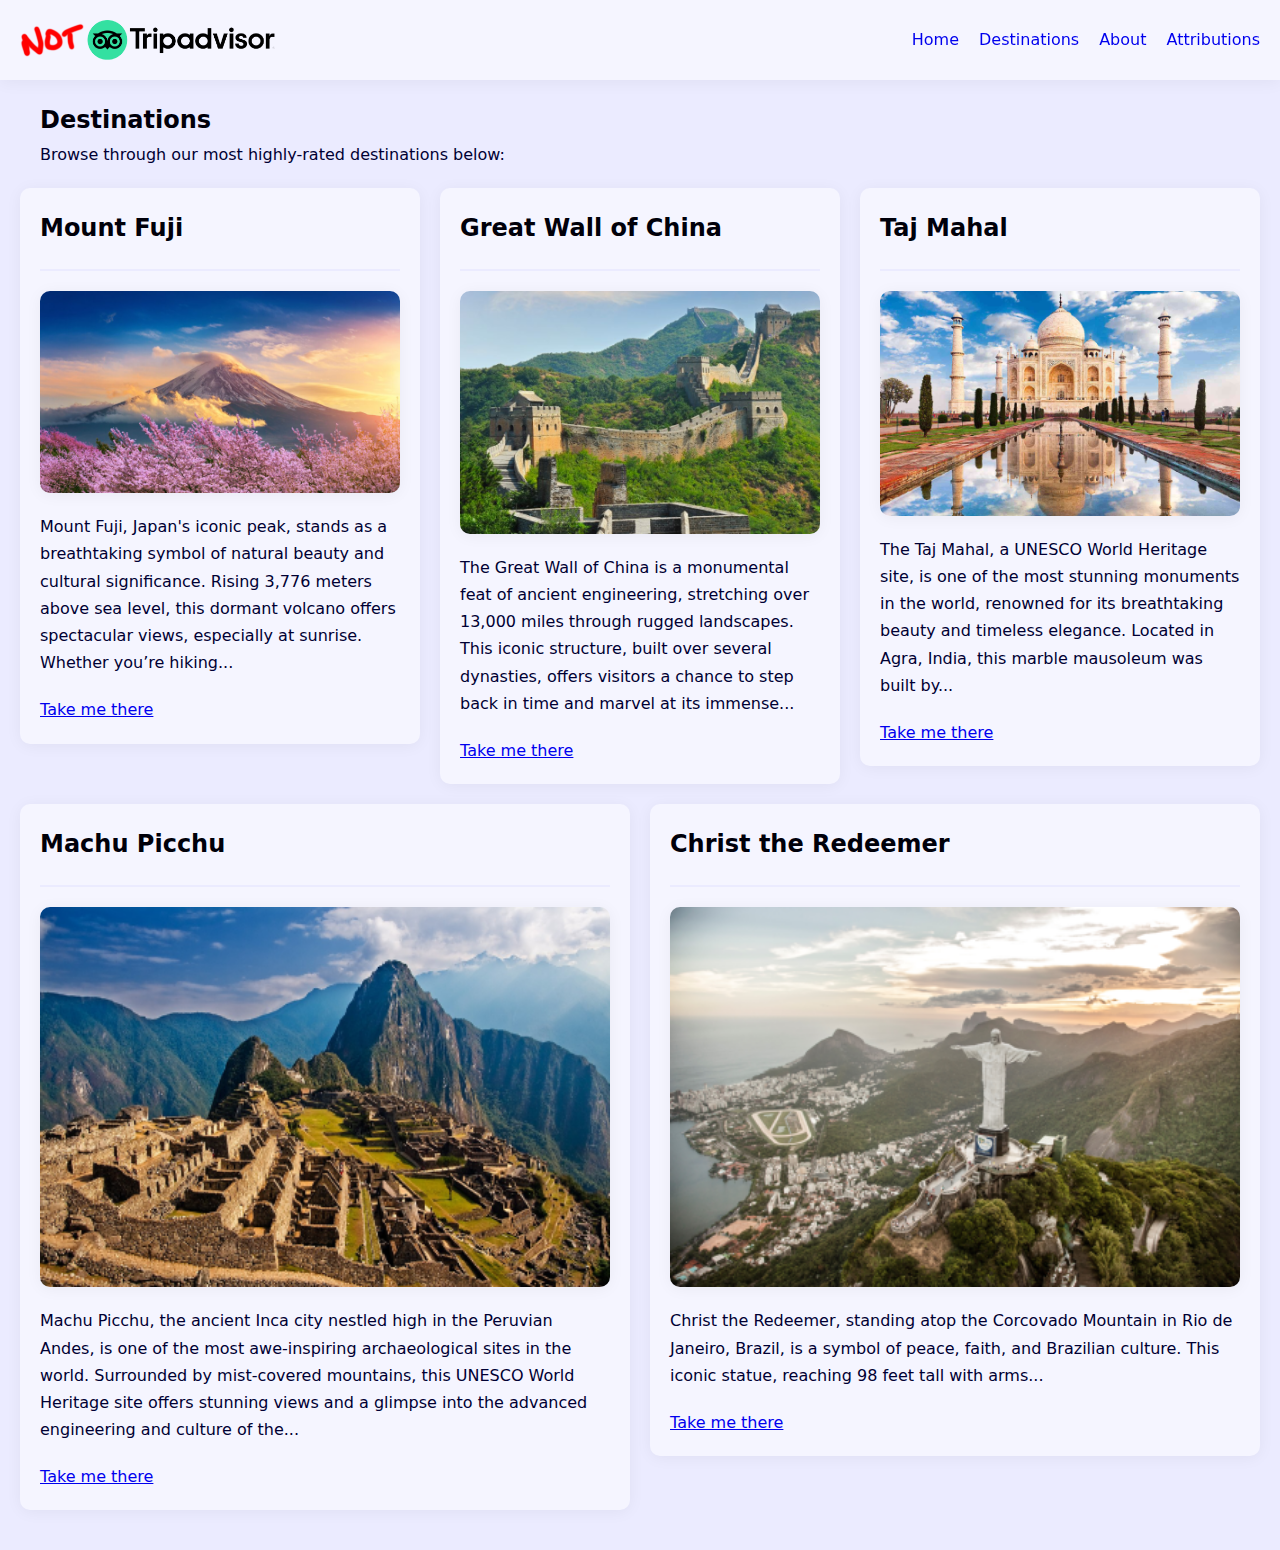
<file: destinations.html>
<!DOCTYPE html>
<html lang="en">
    <head>
        <meta charset="UTF-8">
        <meta name="viewport" content="width=device-width, initial-scale=1.0">
        <link rel="stylesheet" href="style.css">
        <title>Destinations</title>
    </head>

    <body>
        <header>
            <div class="container flex ai-c jc-sb">
                <a href="index.html">
                    <img src="images/logo.png" alt="'not tripadvisor' logo">
                </a>

                <nav>
                    <ol class="flex">
                        <li> <a href="index.html">Home</a> </li>
                        <li> <a href="destinations.html">Destinations</a> </li>
                        <li> <a href="about.html">About</a> </li>
                        <li> <a href="attributions.html">Attributions</a> </li>
                    </ol>
                </nav>
            </div>
        </header>

        <main class="container mt-20">
            <section class="mt-20">
                <section class="title">
                    <h2>Destinations</h2>
                    <p>Browse through our most highly-rated destinations below:</p>
                </section>

                <section class="flex hover-effect">
                    <section class="card mt-20">
                        <h2>Mount Fuji</h2>
                        <hr>
                        <img src="images/asia/mount_fuji/1.png" alt="Mount Fuji">
                        <p>Mount Fuji, Japan's iconic peak, stands as a breathtaking symbol of natural beauty and cultural significance. Rising 3,776 meters above sea level, this dormant volcano offers spectacular views, especially at sunrise. Whether you’re hiking...</p>
                        <a href="mount_fuji.html">Take me there</a>
                    </section>

                    <section class="card mt-20">
                        <h2>Great Wall of China</h2>
                        <hr>
                        <img src="images/asia/great_wall_of_china/2.png" alt="Great Wall of China">
                        <p>The Great Wall of China is a monumental feat of ancient engineering, stretching over 13,000 miles through rugged landscapes. This iconic structure, built over several dynasties, offers visitors a chance to step back in time and marvel at its immense...</p>
                        <a href="great_wall_of_china.html">Take me there</a>
                    </section>

                    <section class="card mt-20">
                        <h2>Taj Mahal</h2>
                        <hr>
                        <img src="images/asia/taj_mahal/1.png" alt="Taj Mahal">
                        <p>The Taj Mahal, a UNESCO World Heritage site, is one of the most stunning monuments in the world, renowned for its breathtaking beauty and timeless elegance. Located in Agra, India, this marble mausoleum was built by...</p>
                        <a href="taj_mahal.html">Take me there</a>
                    </section>

                    <section class="card mt-20">
                        <h2>Machu Picchu</h2>
                        <hr>
                        <img src="images/america/machu_picchu/1.png" alt="Machu Picchu">
                        <p>Machu Picchu, the ancient Inca city nestled high in the Peruvian Andes, is one of the most awe-inspiring archaeological sites in the world. Surrounded by mist-covered mountains, this UNESCO World Heritage site offers stunning views and a glimpse into the advanced engineering and culture of the...</p>
                        <a href="machu_picchu.html">Take me there</a>
                    </section>

                    <section class="card mt-20">
                        <h2>Christ the Redeemer</h2>
                        <hr>
                        <img src="images/america/christ_the_redeemer/3.png" alt="Christ the Redeemer">
                        <p>Christ the Redeemer, standing atop the Corcovado Mountain in Rio de Janeiro, Brazil, is a symbol of peace, faith, and Brazilian culture. This iconic statue, reaching 98 feet tall with arms...</p>
                        <a href="christ_the_redeemer.html">Take me there</a>
                    </section>
                </section>
            </section>
        </main>
                
    </body>
</html>
</file>
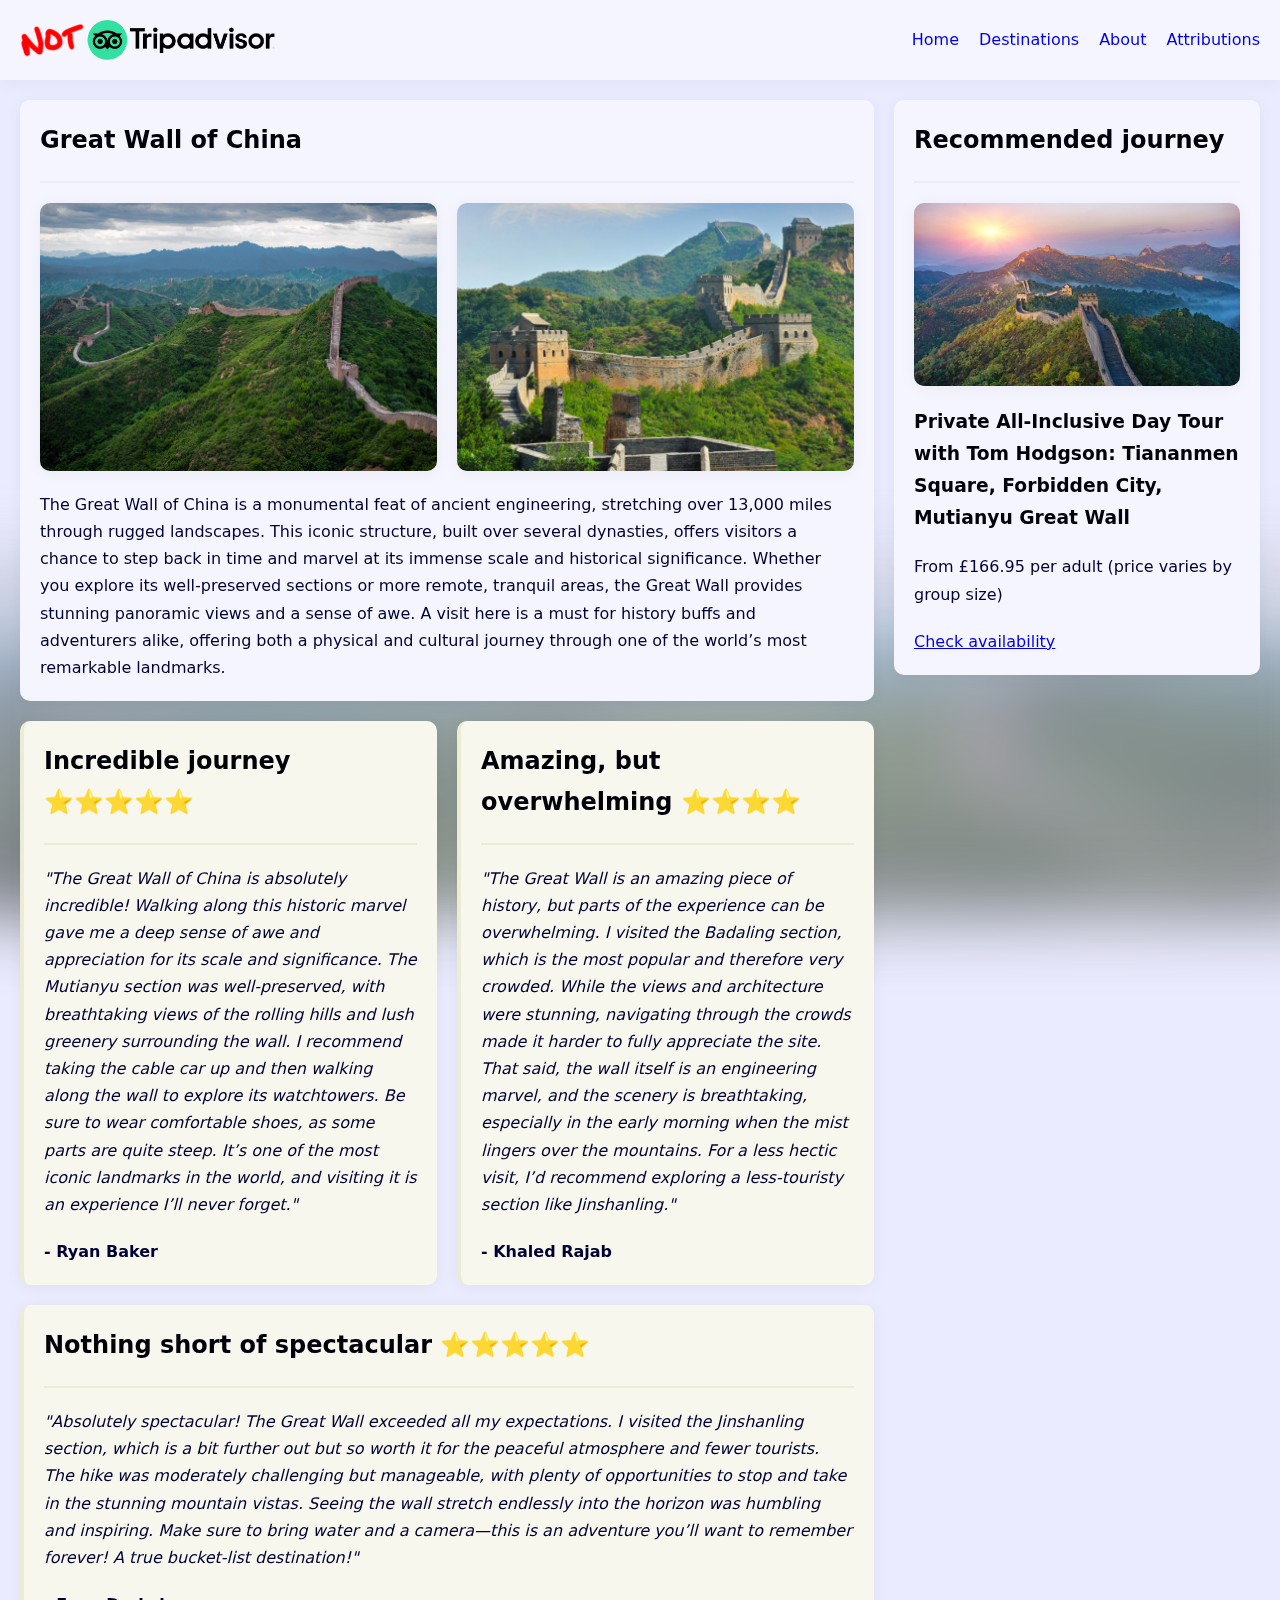
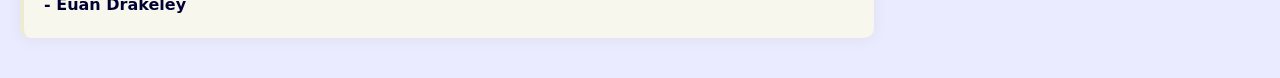
<file: great_wall_of_china.html>
<!DOCTYPE html>
<html lang="en">
    <head>
        <meta charset="UTF-8">
        <meta name="viewport" content="width=device-width, initial-scale=1.0">
        <link rel="stylesheet" href="style.css">
        <title>Great Wall of China</title>
    </head>

    <body>
        <header>
            <div class="container flex ai-c jc-sb">
                <a href="index.html">
                    <img src="images/logo.png" alt="'not tripadvisor' logo">
                </a>

                <nav>
                    <ol class="flex">
                        <li> <a href="index.html">Home</a> </li>
                        <li> <a href="destinations.html">Destinations</a> </li>
                        <li> <a href="about.html">About</a> </li>
                        <li> <a href="attributions.html">Attributions</a> </li>
                    </ol>
                </nav>
            </div>
        </header>
        
        <main>
            <img src="images/asia/great_wall_of_china/1.png" alt="" class="image-background">

            <div class="container">
                <div class="grid">
                    <section class="grid-left mt-20">
                        <section class="card mt-20">
                            <h2>Great Wall of China</h2>
                            <hr>
                            <section class="flex hover-effect">
                                <img src="images/asia/great_wall_of_china/1.png" alt="Great Wall of China">
                                <img src="images/asia/great_wall_of_china/2.png" alt="Great Wall of China">
                            </section>
                            <p>The Great Wall of China is a monumental feat of ancient engineering, stretching over 13,000 miles through rugged landscapes. This iconic structure, built over several dynasties, offers visitors a chance to step back in time and marvel at its immense scale and historical significance. Whether you explore its well-preserved sections or more remote, tranquil areas, the Great Wall provides stunning panoramic views and a sense of awe. A visit here is a must for history buffs and adventurers alike, offering both a physical and cultural journey through one of the world’s most remarkable landmarks.</p>
                        </section>
        
                        <section class="flex">
                            <section class="card testimonial mt-20" id="ryan-baker">
                                <h2>Incredible journey ⭐️⭐️⭐️⭐️⭐️</h2>
                                <hr>
                                <blockquote class="mt-20">
                                    <p> <i>"The Great Wall of China is absolutely incredible! Walking along this historic marvel gave me a deep sense of awe and appreciation for its scale and significance. The Mutianyu section was well-preserved, with breathtaking views of the rolling hills and lush greenery surrounding the wall. I recommend taking the cable car up and then walking along the wall to explore its watchtowers. Be sure to wear comfortable shoes, as some parts are quite steep. It’s one of the most iconic landmarks in the world, and visiting it is an experience I’ll never forget."</i> </p>
                                    <p> <b>- Ryan Baker</b> </p>
                                </blockquote>
                            </section>
    
                            <section class="card testimonial mt-20" id="khaled-rajab">
                                <h2>Amazing, but overwhelming ⭐️⭐️⭐️⭐️</h2>
                                <hr>
                                <blockquote class="mt-20">
                                    <p> <i>"The Great Wall is an amazing piece of history, but parts of the experience can be overwhelming. I visited the Badaling section, which is the most popular and therefore very crowded. While the views and architecture were stunning, navigating through the crowds made it harder to fully appreciate the site. That said, the wall itself is an engineering marvel, and the scenery is breathtaking, especially in the early morning when the mist lingers over the mountains. For a less hectic visit, I’d recommend exploring a less-touristy section like Jinshanling."</i> </p>
                                    <p> <b>- Khaled Rajab</b> </p>
                                </blockquote>
                            </section>

                            <section class="card testimonial mt-20" id="euan-drakeley">
                                <h2>Nothing short of spectacular ⭐️⭐️⭐️⭐️⭐️</h2>
                                <hr>
                                <blockquote class="mt-20">
                                    <p> <i>"Absolutely spectacular! The Great Wall exceeded all my expectations. I visited the Jinshanling section, which is a bit further out but so worth it for the peaceful atmosphere and fewer tourists. The hike was moderately challenging but manageable, with plenty of opportunities to stop and take in the stunning mountain vistas. Seeing the wall stretch endlessly into the horizon was humbling and inspiring. Make sure to bring water and a camera—this is an adventure you’ll want to remember forever! A true bucket-list destination!"</i> </p>
                                    <p> <b>- Euan Drakeley</b> </p>
                                </blockquote>
                            </section>
                        </section>
                    </section>

                    <section class="grid-right mt-20">
                        <section class="card mt-20" id="tom-hodgson">
                            <h2>Recommended journey</h2>
                            <hr>
                            <img src="images/asia/great_wall_of_china/3.png" alt="Great Wall of China">
                            <h3>Private All-Inclusive Day Tour with Tom Hodgson: Tiananmen Square, Forbidden City, Mutianyu Great Wall</h3>
                            <p>From £166.95 per adult (price varies by group size)</p>
                            <a href="#">Check availability</a>
                        </section>

                        <section class="flex">
                            <iframe src="https://www.google.com/maps/embed?pb=!1m18!1m12!1m3!1d3036.958957464021!2d116.57037489999999!3d40.431907700000004!2m3!1f0!2f0!3f0!3m2!1i1024!2i768!4f13.1!3m3!1m2!1s0x35f121d7687f2ccf%3A0xd040259b950522df!2sGreat%20Wall%20of%20China!5e0!3m2!1sen!2suk!4v1734651002086!5m2!1sen!2suk" style="border:0;" allowfullscreen="" loading="lazy" referrerpolicy="no-referrer-when-downgrade"></iframe>
                            <iframe src="https://www.youtube.com/embed/J-DWvXJlZuU?si=gCWC2Dj2spGUtlBm" title="YouTube video player" frameborder="0" allow="accelerometer; autoplay; clipboard-write; encrypted-media; gyroscope; picture-in-picture; web-share" referrerpolicy="strict-origin-when-cross-origin" allowfullscreen></iframe>
                        </section>
                    </section>
                </div>

            </div>

        </main>
    </body>
</html>
</file>
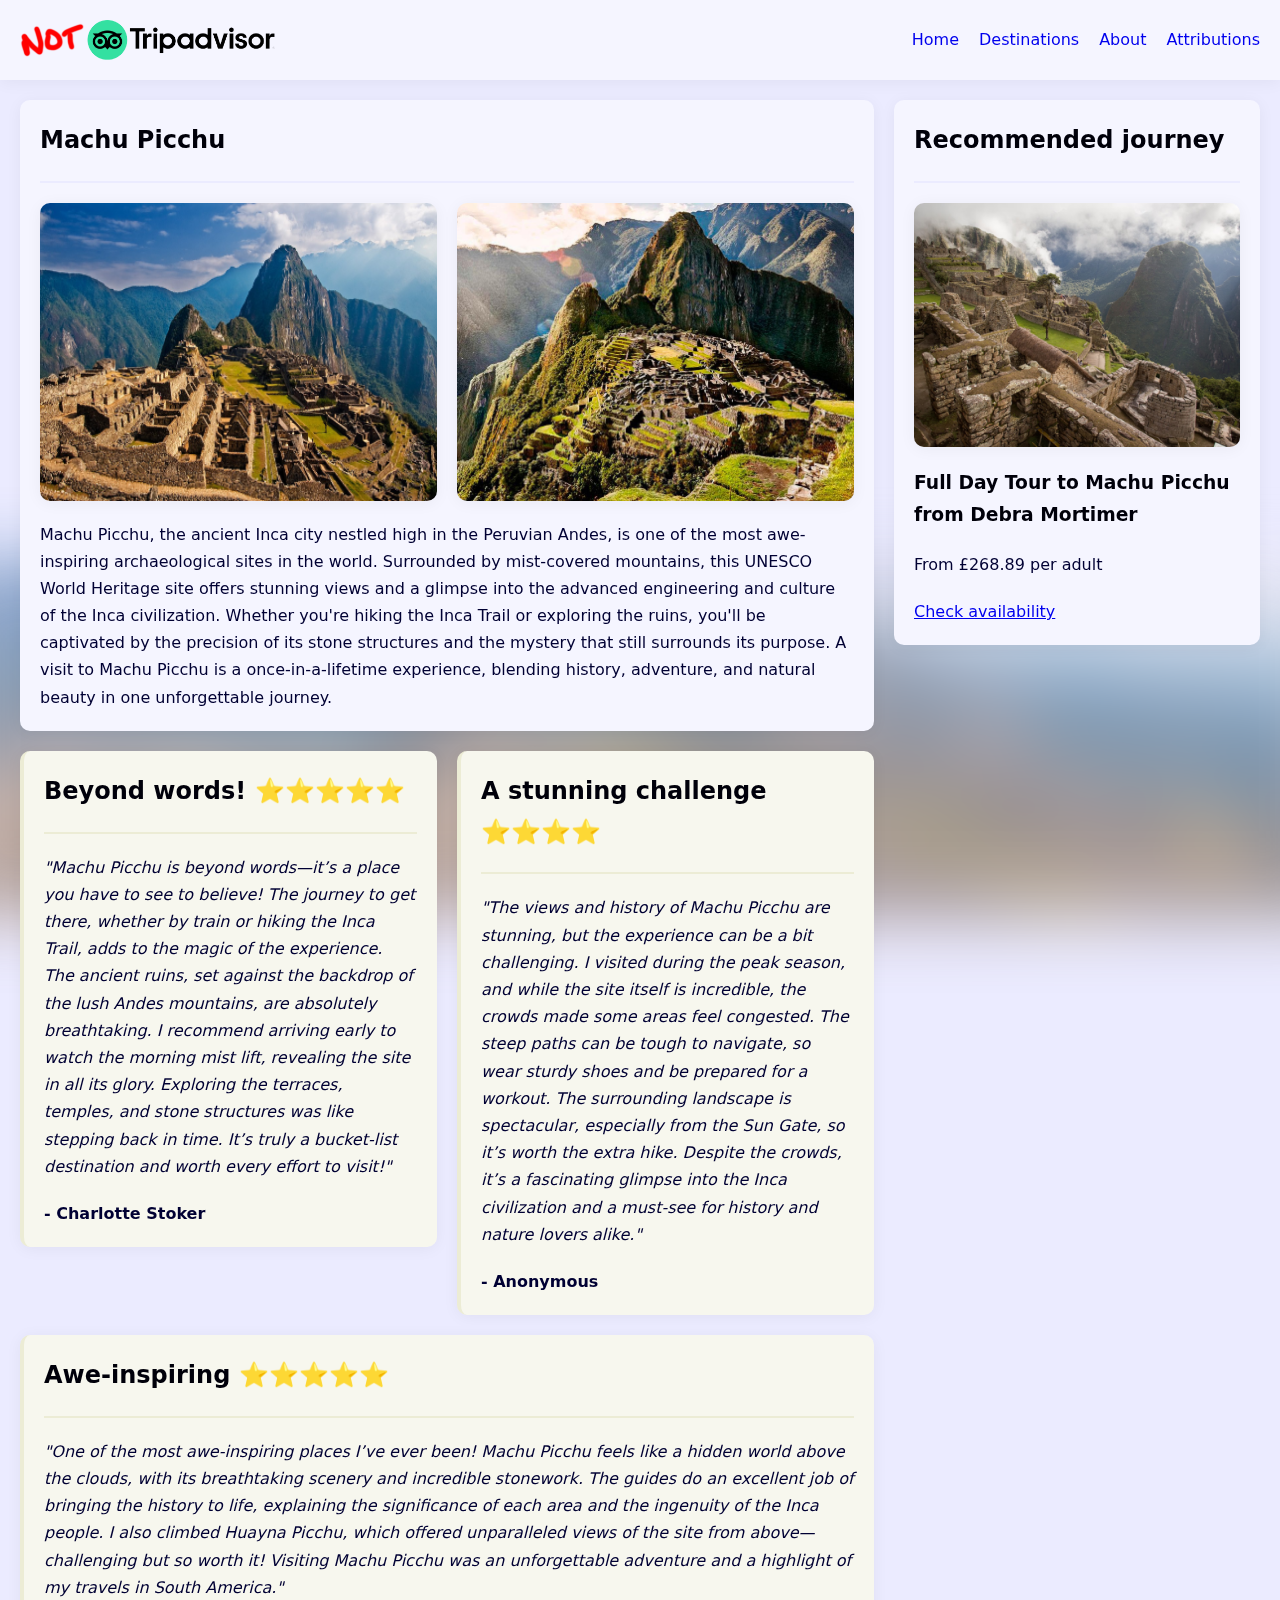
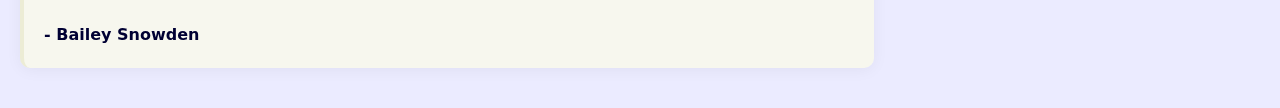
<file: machu_picchu.html>
<!DOCTYPE html>
<html lang="en">
    <head>
        <meta charset="UTF-8">
        <meta name="viewport" content="width=device-width, initial-scale=1.0">
        <link rel="stylesheet" href="style.css">
        <title>Machu Picchu</title>
    </head>

    <body>
        <header>
            <div class="container flex ai-c jc-sb">
                <a href="index.html">
                    <img src="images/logo.png" alt="'not tripadvisor' logo">
                </a>

                <nav>
                    <ol class="flex">
                        <li> <a href="index.html">Home</a> </li>
                        <li> <a href="destinations.html">Destinations</a> </li>
                        <li> <a href="about.html">About</a> </li>
                        <li> <a href="attributions.html">Attributions</a> </li>
                    </ol>
                </nav>
            </div>
        </header>
        
        <main>
            <img src="images/america/machu_picchu/1.png" alt="" class="image-background">

            <div class="container">
                <div class="grid">
                    <section class="grid-left mt-20">
                        <section class="card mt-20">
                            <h2>Machu Picchu</h2>
                            <hr>
                            <section class="flex hover-effect">
                                <img src="images/america/machu_picchu/1.png" alt="Machu Picchu">
                                <img src="images/america/machu_picchu/2.png" alt="Machu Picchu">
                            </section>
                            <p>Machu Picchu, the ancient Inca city nestled high in the Peruvian Andes, is one of the most awe-inspiring archaeological sites in the world. Surrounded by mist-covered mountains, this UNESCO World Heritage site offers stunning views and a glimpse into the advanced engineering and culture of the Inca civilization. Whether you're hiking the Inca Trail or exploring the ruins, you'll be captivated by the precision of its stone structures and the mystery that still surrounds its purpose. A visit to Machu Picchu is a once-in-a-lifetime experience, blending history, adventure, and natural beauty in one unforgettable journey.</p>
                        </section>
        
                        <section class="flex">
                            <section class="card testimonial mt-20" id="charlotte-stoker">
                                <h2>Beyond words! ⭐️⭐️⭐️⭐️⭐️</h2>
                                <hr>
                                <blockquote class="mt-20">
                                    <p> <i>"Machu Picchu is beyond words—it’s a place you have to see to believe! The journey to get there, whether by train or hiking the Inca Trail, adds to the magic of the experience. The ancient ruins, set against the backdrop of the lush Andes mountains, are absolutely breathtaking. I recommend arriving early to watch the morning mist lift, revealing the site in all its glory. Exploring the terraces, temples, and stone structures was like stepping back in time. It’s truly a bucket-list destination and worth every effort to visit!"</i> </p>
                                    <p> <b>- Charlotte Stoker</b> </p>
                                </blockquote>
                            </section>

                            <section class="card testimonial mt-20">
                                <h2>A stunning challenge ⭐️⭐️⭐️⭐️</h2>
                                <hr>
                                <blockquote class="mt-20">
                                    <p> <i>"The views and history of Machu Picchu are stunning, but the experience can be a bit challenging. I visited during the peak season, and while the site itself is incredible, the crowds made some areas feel congested. The steep paths can be tough to navigate, so wear sturdy shoes and be prepared for a workout. The surrounding landscape is spectacular, especially from the Sun Gate, so it’s worth the extra hike. Despite the crowds, it’s a fascinating glimpse into the Inca civilization and a must-see for history and nature lovers alike."</i> </p>
                                    <p> <b>- Anonymous</b> </p>
                                </blockquote>
                            </section>

                            <section class="card testimonial mt-20" id="bailey-snowden">
                                <h2>Awe-inspiring ⭐️⭐️⭐️⭐️⭐️</h2>
                                <hr>
                                <blockquote class="mt-20">
                                    <p> <i>"One of the most awe-inspiring places I’ve ever been! Machu Picchu feels like a hidden world above the clouds, with its breathtaking scenery and incredible stonework. The guides do an excellent job of bringing the history to life, explaining the significance of each area and the ingenuity of the Inca people. I also climbed Huayna Picchu, which offered unparalleled views of the site from above—challenging but so worth it! Visiting Machu Picchu was an unforgettable adventure and a highlight of my travels in South America."</i> </p>
                                    <p> <b>- Bailey Snowden</b> </p>
                                </blockquote>
                            </section>
                        </section>
                    </section>

                    <section class="grid-right mt-20">
                        <section class="card mt-20" id="debra-mortimer">
                            <h2>Recommended journey</h2>
                            <hr>
                            <img src="images/america/machu_picchu/3.png" alt="Machu Picchu">
                            <h3>Full Day Tour to Machu Picchu from Debra Mortimer</h3>
                            <p>From £268.89 per adult</p>
                            <a href="#">Check availability</a>
                        </section>

                        <section class="flex">
                            <iframe src="https://www.google.com/maps/embed?pb=!1m18!1m12!1m3!1d3884.9873293157243!2d-72.5452621!3d-13.1631988!2m3!1f0!2f0!3f0!3m2!1i1024!2i768!4f13.1!3m3!1m2!1s0x916d9a5f89555555%3A0x3a10370ea4a01a27!2sHistoric%20Sanctuary%20of%20Machu%20Picchu!5e0!3m2!1sen!2suk!4v1734652333009!5m2!1sen!2suk" style="border:0;" allowfullscreen="" loading="lazy" referrerpolicy="no-referrer-when-downgrade"></iframe>
                            <iframe src="https://www.youtube.com/embed/2gutLyJAFpc?si=oCryS-v_uw4rzit8" title="YouTube video player" frameborder="0" allow="accelerometer; autoplay; clipboard-write; encrypted-media; gyroscope; picture-in-picture; web-share" referrerpolicy="strict-origin-when-cross-origin" allowfullscreen></iframe>
                        </section>
                    </section>
                </div>

            </div>

        </main>
    </body>
</html>
</file>
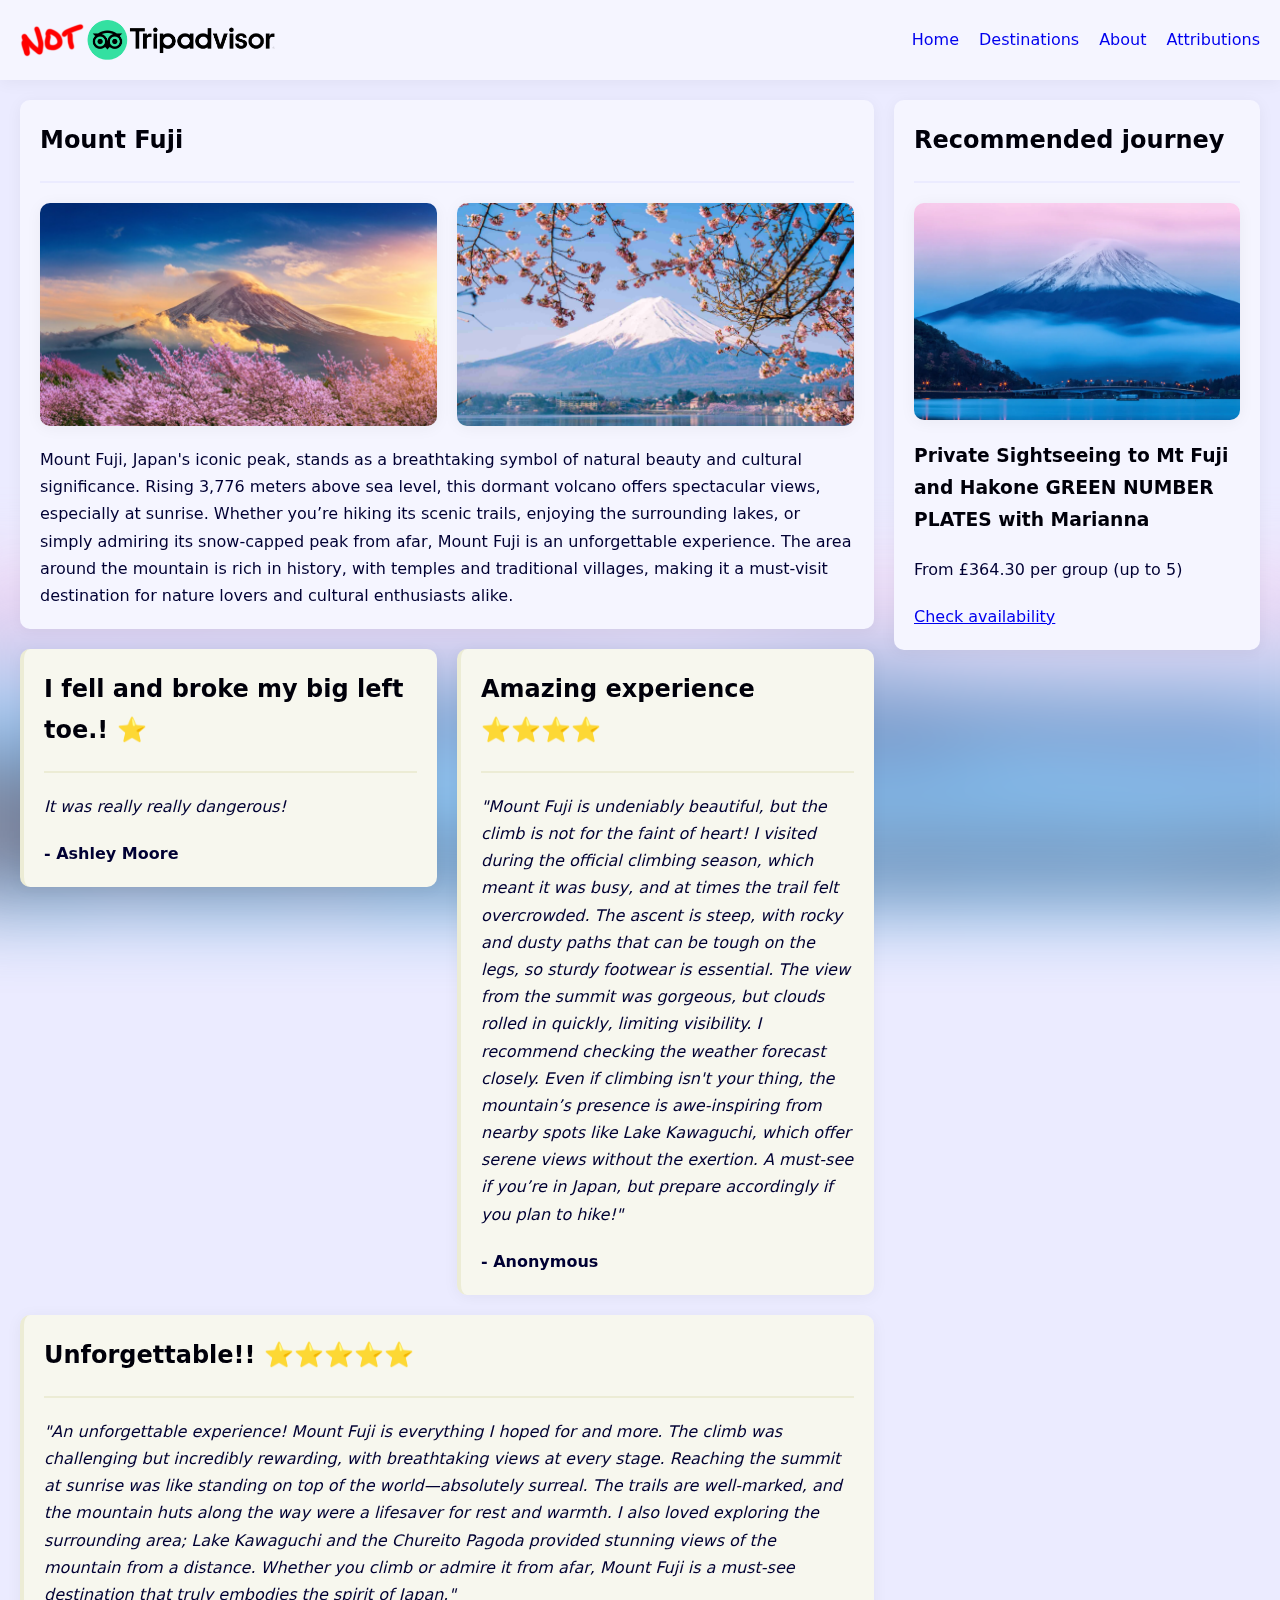
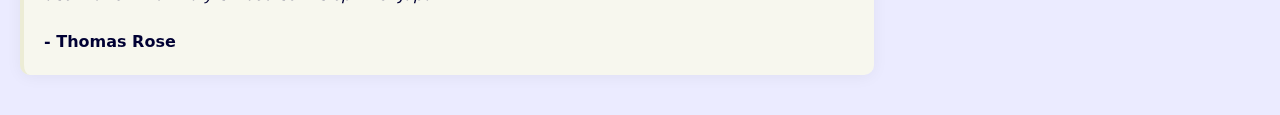
<file: mount_fuji.html>
<!DOCTYPE html>
<html lang="en">
    <head>
        <meta charset="UTF-8">
        <meta name="viewport" content="width=device-width, initial-scale=1.0">
        <link rel="stylesheet" href="style.css">
        <title>Mount Fuji</title>
    </head>

    <body>
        <header>
            <div class="container flex ai-c jc-sb">
                <a href="index.html">
                    <img src="images/logo.png" alt="'not tripadvisor' logo">
                </a>

                <nav>
                    <ol class="flex">
                        <li> <a href="index.html">Home</a> </li>
                        <li> <a href="destinations.html">Destinations</a> </li>
                        <li> <a href="about.html">About</a> </li>
                        <li> <a href="attributions.html">Attributions</a> </li>
                    </ol>
                </nav>
            </div>
        </header>
        
        <main>
            <img src="images/asia/mount_fuji/3.png" alt="" class="image-background">

            <div class="container">
                <div class="grid">
                    <section class="grid-left mt-20">
                        <section class="card mt-20">
                            <h2>Mount Fuji</h2>
                            <hr>
                            <section class="flex hover-effect">
                                <img src="images/asia/mount_fuji/1.png" alt="Mount Fuji">
                                <img src="images/asia/mount_fuji/2.png" alt="Mount Fuji">
                            </section>
                            <p>Mount Fuji, Japan's iconic peak, stands as a breathtaking symbol of natural beauty and cultural significance. Rising 3,776 meters above sea level, this dormant volcano offers spectacular views, especially at sunrise. Whether you’re hiking its scenic trails, enjoying the surrounding lakes, or simply admiring its snow-capped peak from afar, Mount Fuji is an unforgettable experience. The area around the mountain is rich in history, with temples and traditional villages, making it a must-visit destination for nature lovers and cultural enthusiasts alike.</p>
                        </section>
        
                        <section class="flex">
                            <section class="card testimonial mt-20" id="ashley-moore">
                                <h2>I fell and broke my big left toe.! ⭐️</h2>
                                <hr>
                                <blockquote class="mt-20">
                                    <p> <i>It was really really dangerous!</i> </p>
                                    <p> <b>- Ashley Moore</b> </p>
                                </blockquote>
                            </section>
    
                            <section class="card testimonial mt-20">
                                <h2>Amazing experience ⭐️⭐️⭐️⭐️</h2>
                                <hr>
                                <blockquote class="mt-20">
                                    <p> <i>"Mount Fuji is undeniably beautiful, but the climb is not for the faint of heart! I visited during the official climbing season, which meant it was busy, and at times the trail felt overcrowded. The ascent is steep, with rocky and dusty paths that can be tough on the legs, so sturdy footwear is essential. The view from the summit was gorgeous, but clouds rolled in quickly, limiting visibility. I recommend checking the weather forecast closely. Even if climbing isn't your thing, the mountain’s presence is awe-inspiring from nearby spots like Lake Kawaguchi, which offer serene views without the exertion. A must-see if you’re in Japan, but prepare accordingly if you plan to hike!"</i> </p>
                                    <p> <b>- Anonymous</b> </p>
                                </blockquote>
                            </section>

                            <section class="card testimonial mt-20" id="thomas-rose">
                                <h2>Unforgettable!! ⭐️⭐️⭐️⭐️⭐️</h2>
                                <hr>
                                <blockquote class="mt-20">
                                    <p> <i>"An unforgettable experience! Mount Fuji is everything I hoped for and more. The climb was challenging but incredibly rewarding, with breathtaking views at every stage. Reaching the summit at sunrise was like standing on top of the world—absolutely surreal. The trails are well-marked, and the mountain huts along the way were a lifesaver for rest and warmth. I also loved exploring the surrounding area; Lake Kawaguchi and the Chureito Pagoda provided stunning views of the mountain from a distance. Whether you climb or admire it from afar, Mount Fuji is a must-see destination that truly embodies the spirit of Japan."</i> </p>
                                    <p> <b>- Thomas Rose</b> </p>
                                </blockquote>
                            </section>
                        </section>
                    </section>

                    <section class="grid-right mt-20">
                        <section class="card mt-20" id="marianna">
                            <h2>Recommended journey</h2>
                            <hr>
                            <img src="images/asia/mount_fuji/3.png" alt="Mount Fuji">
                            <h3>Private Sightseeing to Mt Fuji and Hakone GREEN NUMBER PLATES with Marianna</h3>
                            <p>From £364.30 per group (up to 5)</p>
                            <a href="#">Check availability</a>
                        </section>

                        <section class="flex">
                            <iframe src="https://www.google.com/maps/embed?pb=!1m18!1m12!1m3!1d13015.197494929274!2d138.7273634!3d35.360625!2m3!1f0!2f0!3f0!3m2!1i1024!2i768!4f13.1!3m3!1m2!1s0x6019629a42fdc899%3A0xa6a1fcc916f3a4df!2sMount%20Fuji!5e0!3m2!1sen!2suk!4v1734649654858!5m2!1sen!2suk" style="border:0;" allowfullscreen="" loading="lazy" referrerpolicy="no-referrer-when-downgrade"></iframe>
                            <iframe src="https://www.youtube.com/embed/xBL2p3ctp7w?si=TWEXPfZJEJFuhUQ7" title="YouTube video player" frameborder="0" allow="accelerometer; autoplay; clipboard-write; encrypted-media; gyroscope; picture-in-picture; web-share" referrerpolicy="strict-origin-when-cross-origin" allowfullscreen></iframe>
                        </section>
                    </section>
                </div>

            </div>

        </main>
    </body>
</html>
</file>
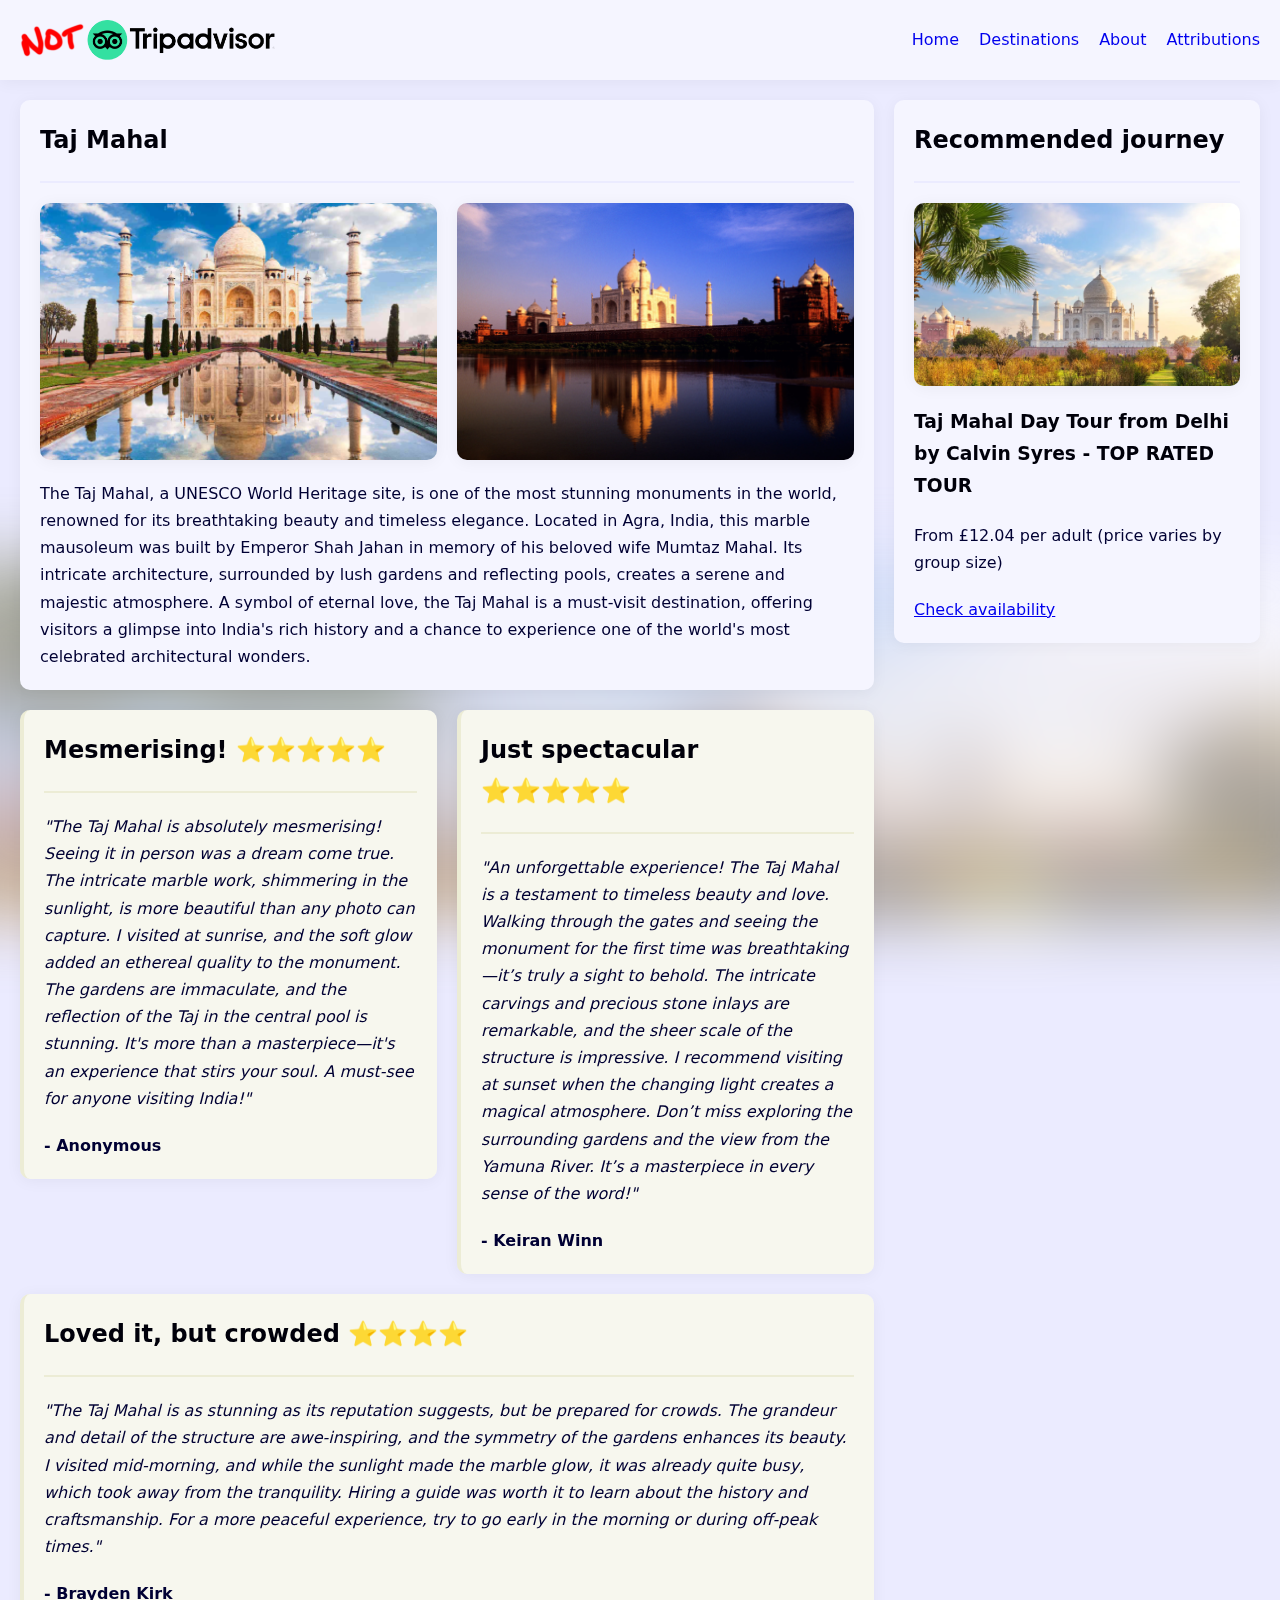
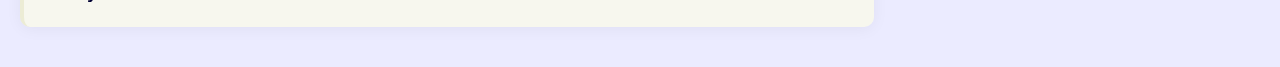
<file: taj_mahal.html>
<!DOCTYPE html>
<html lang="en">
    <head>
        <meta charset="UTF-8">
        <meta name="viewport" content="width=device-width, initial-scale=1.0">
        <link rel="stylesheet" href="style.css">
        <title>Taj Mahal</title>
    </head>

    <body>
        <header>
            <div class="container flex ai-c jc-sb">
                <a href="index.html">
                    <img src="images/logo.png" alt="'not tripadvisor' logo">
                </a>

                <nav>
                    <ol class="flex">
                        <li> <a href="index.html">Home</a> </li>
                        <li> <a href="destinations.html">Destinations</a> </li>
                        <li> <a href="about.html">About</a> </li>
                        <li> <a href="attributions.html">Attributions</a> </li>
                    </ol>
                </nav>
            </div>
        </header>
        
        <main>
            <img src="images/asia/taj_mahal/3.png" alt="" class="image-background">

            <div class="container">
                <div class="grid">
                    <section class="grid-left mt-20">
                        <section class="card mt-20">
                            <h2>Taj Mahal</h2>
                            <hr>
                            <section class="flex hover-effect">
                                <img src="images/asia/taj_mahal/1.png" alt="Taj Mahal">
                                <img src="images/asia/taj_mahal/2.png" alt="Taj Mahal">
                            </section>
                            <p>The Taj Mahal, a UNESCO World Heritage site, is one of the most stunning monuments in the world, renowned for its breathtaking beauty and timeless elegance. Located in Agra, India, this marble mausoleum was built by Emperor Shah Jahan in memory of his beloved wife Mumtaz Mahal. Its intricate architecture, surrounded by lush gardens and reflecting pools, creates a serene and majestic atmosphere. A symbol of eternal love, the Taj Mahal is a must-visit destination, offering visitors a glimpse into India's rich history and a chance to experience one of the world's most celebrated architectural wonders.</p>
                        </section>
        
                        <section class="flex">
                            <section class="card testimonial mt-20">
                                <h2>Mesmerising! ⭐️⭐️⭐️⭐️⭐️</h2>
                                <hr>
                                <blockquote class="mt-20">
                                    <p> <i>"The Taj Mahal is absolutely mesmerising! Seeing it in person was a dream come true. The intricate marble work, shimmering in the sunlight, is more beautiful than any photo can capture. I visited at sunrise, and the soft glow added an ethereal quality to the monument. The gardens are immaculate, and the reflection of the Taj in the central pool is stunning. It's more than a masterpiece—it's an experience that stirs your soul. A must-see for anyone visiting India!"</i> </p>
                                    <p> <b>- Anonymous</b> </p>
                                </blockquote>
                            </section>

                            <section class="card testimonial mt-20" id="keiran-winn">
                                <h2>Just spectacular ⭐️⭐️⭐️⭐️⭐️</h2>
                                <hr>
                                <blockquote class="mt-20">
                                    <p> <i>"An unforgettable experience! The Taj Mahal is a testament to timeless beauty and love. Walking through the gates and seeing the monument for the first time was breathtaking—it’s truly a sight to behold. The intricate carvings and precious stone inlays are remarkable, and the sheer scale of the structure is impressive. I recommend visiting at sunset when the changing light creates a magical atmosphere. Don’t miss exploring the surrounding gardens and the view from the Yamuna River. It’s a masterpiece in every sense of the word!"</i> </p>
                                    <p> <b>- Keiran Winn</b> </p>
                                </blockquote>
                            </section>

                            <section class="card testimonial mt-20" id="brayden-kirk">
                                <h2>Loved it, but crowded ⭐️⭐️⭐️⭐️</h2>
                                <hr>
                                <blockquote class="mt-20">
                                    <p> <i>"The Taj Mahal is as stunning as its reputation suggests, but be prepared for crowds. The grandeur and detail of the structure are awe-inspiring, and the symmetry of the gardens enhances its beauty. I visited mid-morning, and while the sunlight made the marble glow, it was already quite busy, which took away from the tranquility. Hiring a guide was worth it to learn about the history and craftsmanship. For a more peaceful experience, try to go early in the morning or during off-peak times."</i> </p>
                                    <p> <b>- Brayden Kirk</b> </p>
                                </blockquote>
                            </section>
                        </section>
                    </section>

                    <section class="grid-right mt-20">
                        <section class="card mt-20" id="calvin-syres">
                            <h2>Recommended journey</h2>
                            <hr>
                            <img src="images/asia/taj_mahal/3.png" alt="Taj Mahal">
                            <h3>Taj Mahal Day Tour from Delhi by Calvin Syres - TOP RATED TOUR</h3>
                            <p>From £12.04 per adult (price varies by group size)</p>
                            <a href="#">Check availability</a>
                        </section>

                        <section class="flex">
                            <iframe src="https://www.google.com/maps/embed?pb=!1m18!1m12!1m3!1d3549.400553310003!2d78.0421422!3d27.175144799999998!2m3!1f0!2f0!3f0!3m2!1i1024!2i768!4f13.1!3m3!1m2!1s0x39747121d702ff6d%3A0xdd2ae4803f767dde!2sTaj%20Mahal!5e0!3m2!1sen!2suk!4v1734651915632!5m2!1sen!2suk" style="border:0;" allowfullscreen="" loading="lazy" referrerpolicy="no-referrer-when-downgrade"></iframe>
                            <iframe src="https://www.youtube.com/embed/49HTIoCccDY?si=F8kN4FwdWDNgS5Qw" title="YouTube video player" frameborder="0" allow="accelerometer; autoplay; clipboard-write; encrypted-media; gyroscope; picture-in-picture; web-share" referrerpolicy="strict-origin-when-cross-origin" allowfullscreen></iframe>
                        </section>
                    </section>
                </div>

            </div>

        </main>
    </body>
</html>
</file>
<file: style.css>
* {
    margin: 0;
    padding: 0;
    box-sizing: border-box;
    scroll-margin: 100px;
}

html {
    --bg-1: hsl(240, 100%, 96%);
    --bg-2: hsl(240, 100%, 98%);
    --bg-3: hsl(60, 37%, 88%);
    --bg-4: hsl(60, 36%, 95%);
    --bg-5: hsl(0, 100%, 86%);
    --bg-6: hsl(0, 100%, 92%);
    --txt-1: hsl(240, 100%, 10%);
    --txt-2: hsl(240, 100%, 2%);
    --shadow: 0 2px 16px rgba(0, 0, 0, .05);
}

:target {
    transition: .5s ease;
    transform: scale(1.035) rotate(2deg);
    filter: drop-shadow(0 5px 20px rgba(0, 0, 0, .25));
}

body {
    min-height: 100dvh;
    background: var(--bg-1);
    color: var(--txt-1);
    font-family: system-ui;
    line-height: 1.7;
    padding-bottom: 20px;

    & :where(h2, h3) {
        color: var(--txt-2);
    }
}

.container {
    max-width: 1280px;
    margin: 0 auto;
    padding: 20px;
}

.flex {
    display: flex;
    flex-flow: row wrap;
    gap: 20px;

    &.ai-c {
        align-items: center;
    }

    &.jc-sb {
        justify-content: space-between;
    }

    & > .card {
        flex: 320px;
        height: fit-content;
    }

    & > img {
        min-width: 0;
        flex: 320px;
    }
}

.mt-20 > * + * {
    margin-top: 20px;
}

a {
    display: inline-block;
}

img {
    display: block;
    max-width: 100%;
}

header {
    background: var(--bg-2);
    box-shadow: var(--shadow);
    position: sticky;
    top: 0;
    z-index: 1;

    & img {
        max-height: 40px;
    }

    & a:not(:hover) {
        text-decoration: none;
    }
}

ol, ul {
    list-style: none;
}

.title {
    padding-inline: 20px;
}

.card {
    background: var(--bg-2);
    padding: 20px;
    border-radius: 10px;
    box-shadow: var(--shadow);

    & hr {
        border: 0;
        border-top: 2px solid var(--bg-1);
    }

    & img {
        width: 100%;
        border-radius: 10px;
        box-shadow: var(--shadow);
    }

    &.testimonial {
        background: var(--bg-4);
        border-left: 4px solid var(--bg-3);

        & hr {
            border-color: var(--bg-3);
        }
    }

    &.testimonial.negative {
        background: var(--bg-6);
        border-left: 4px solid var(--bg-5);

        & hr {
            border-color: var(--bg-5);
        }
    }

    & tr:has(> th) {
        background: transparent !important;
    }

    & tr:nth-of-type(odd) {
        background: var(--bg-1);
    }

    & :where(th, td) {
        border: 2px solid var(--bg-1);
    }
    
}

.hover-effect {
    & > * {
        transition: .5s ease;
    }

    &:has(> :hover, > :focus-within) {
        & > :where(:hover, :focus-within) {
            transform: scale(1.035);
        }

        & > :not(:hover, :focus-within) {
            opacity: .5;
        }
    }
}

.image-background {
    width: 100dvw;
    height: 320px;
    opacity: .5;
    filter: blur(32px);
    transform: scale(1.1);
    position: fixed;
    bottom: 0;
    z-index: -1;
}

.grid {
    display: grid;
    grid-template-columns: .7fr .3fr;
    gap: 20px;

    & iframe {
        width: 100%;
        border-radius: 10px;
        aspect-ratio: 16 / 9;
    }

    @media screen and (max-width: 1080px) {
        grid-template-columns: unset;

        & .grid-right {
            order: 1;
        }

        & .grid-left {
            order: 2;
        }
    }
}

details {
    background: var(--bg-5);
    box-shadow: var(--shadow);
    cursor: pointer;

    & > :not(summary) {
        background: var(--bg-6);
        cursor: default;
    }
}

table {
    width: 100%;
    border-collapse: collapse;

    & :where(th, td) {
        padding: 10px;
        border: 1px solid var(--txt-1);
    }

    & thead > * {
        text-align: left;
    }
}
</file>
